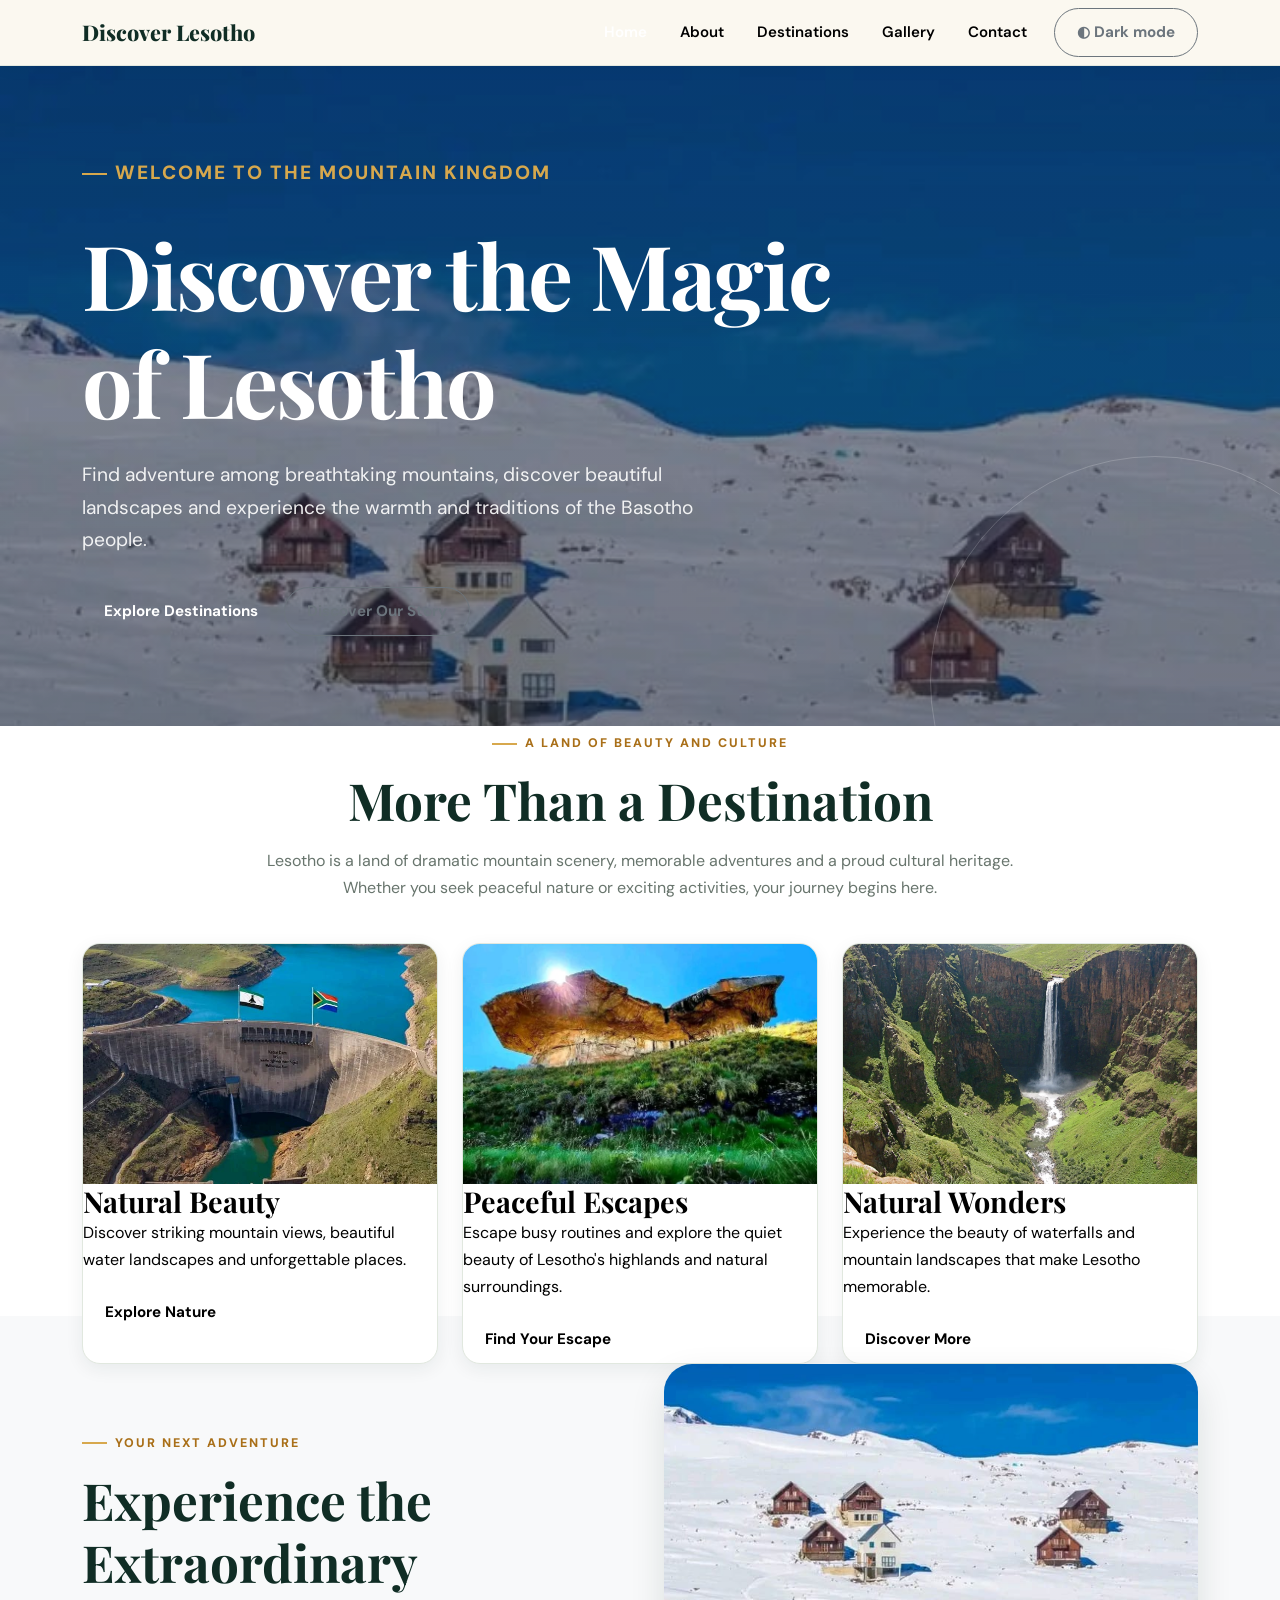
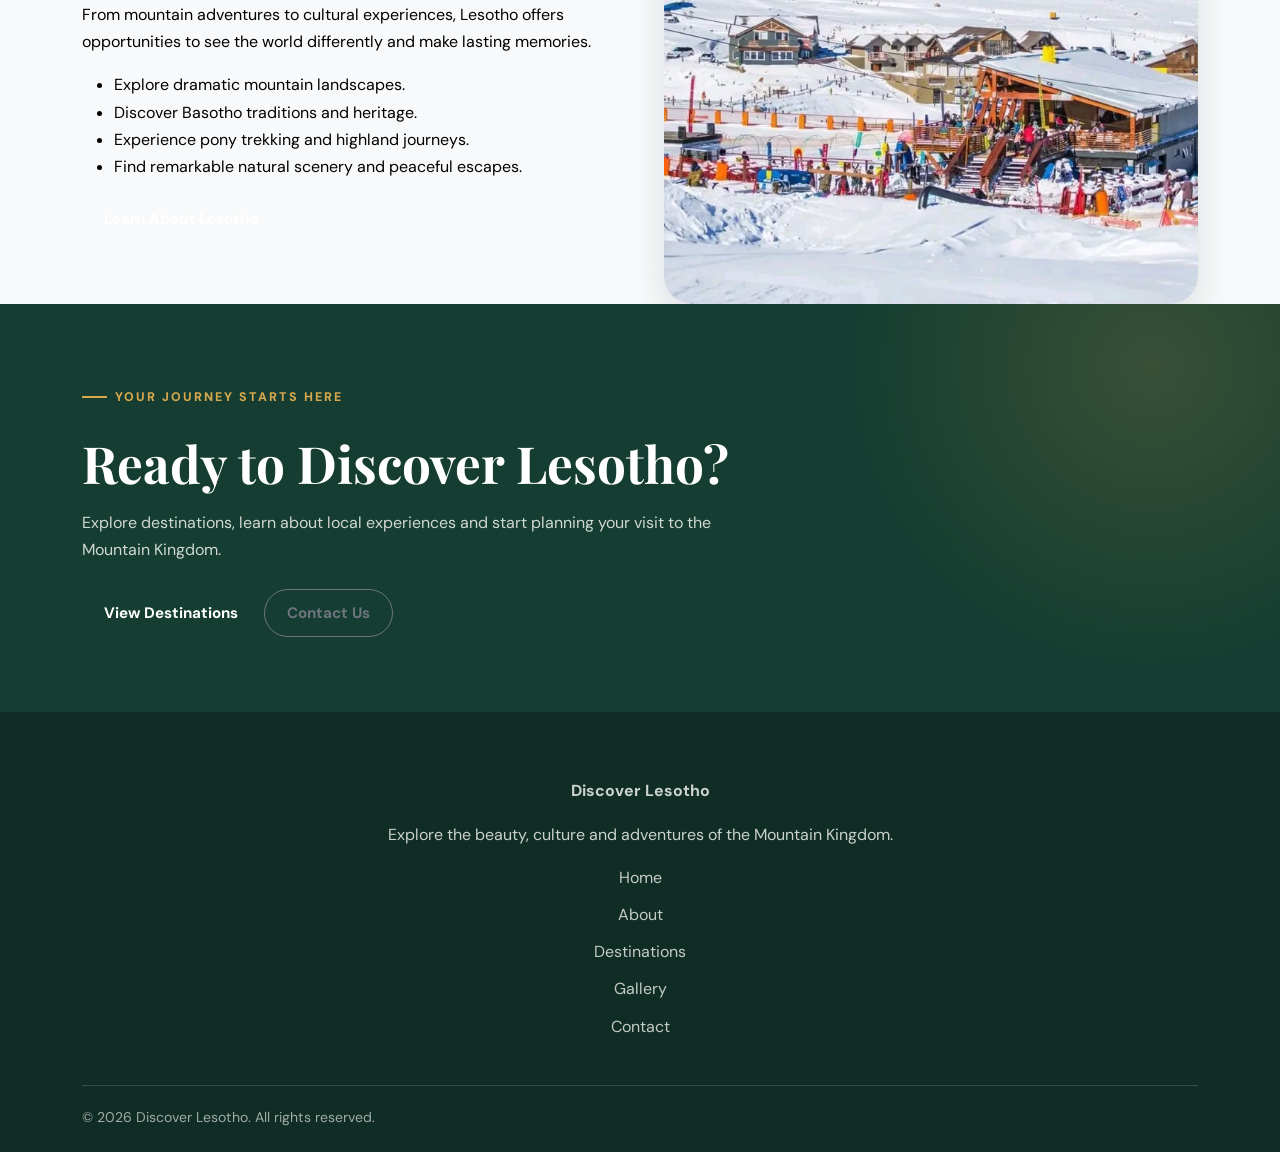
<file: index.html>
<!DOCTYPE html>
<html lang="en">
<head>
  <meta charset="UTF-8">
  <meta name="viewport" content="width=device-width, initial-scale=1">

  <meta
    name="description"
    content="Discover Lesotho, the Mountain Kingdom. Explore Afriski, Katse Dam, Sehlabathebe, Maletsunyane Falls and Basotho culture."
  >

  <title>Discover Lesotho | The Mountain Kingdom</title>

  
  <link rel="preconnect" href="https://fonts.googleapis.com">
  <link rel="preconnect" href="https://fonts.gstatic.com" crossorigin>

  <link
    href="https://fonts.googleapis.com/css2?family=DM+Sans:wght@400;500;600;700;800&family=Playfair+Display:wght@400;500;600;700&display=swap"
    rel="stylesheet"
  >

  
  <link
    href="https://cdn.jsdelivr.net/npm/bootstrap@5.3.3/dist/css/bootstrap.min.css"
    rel="stylesheet"
  >

  
  <link rel="stylesheet" href="css/style.css">

  
  <script src="js/script.js" defer></script>
</head>

<body>

  
  <a class="skip-link" href="#main-content">
    Skip to content
  </a>

  
  <nav class="navbar navbar-expand-lg site-nav sticky-top">
    <div class="container">

      <a class="navbar-brand" href="index.html">
        Discover Lesotho
      </a>

      <button
        class="navbar-toggler"
        type="button"
        data-bs-toggle="collapse"
        data-bs-target="#mainNavigation"
        aria-controls="mainNavigation"
        aria-expanded="false"
        aria-label="Toggle navigation"
      >
        <span class="navbar-toggler-icon"></span>
      </button>

      <div class="collapse navbar-collapse" id="mainNavigation">
        <ul class="navbar-nav ms-auto align-items-lg-center">

          <li class="nav-item">
            <a class="nav-link active" href="index.html" aria-current="page">
              Home
            </a>
          </li>

          <li class="nav-item">
            <a class="nav-link" href="about.html">
              About
            </a>
          </li>

          <li class="nav-item">
            <a class="nav-link" href="destinations.html">
              Destinations
            </a>
          </li>

          <li class="nav-item">
            <a class="nav-link" href="gallery.html">
              Gallery
            </a>
          </li>

          <li class="nav-item">
            <a class="nav-link" href="contact.html">
              Contact
            </a>
          </li>

          <li class="nav-item ms-lg-2">
            <button
              class="btn btn-outline-secondary"
              type="button"
              data-theme-toggle
              aria-label="Switch to dark mode"
            >
              Dark mode
            </button>
          </li>

        </ul>
      </div>
    </div>
  </nav>

  <main id="main-content">

    
    <section class="hero" style="background: linear-gradient(rgba(15, 23, 42, 0.45), rgba(15, 23, 42, 0.55)), url('images/afriski.jpg') top center / cover no-repeat;">
      <div class="container">
        <div class="hero-content">

          <p class="eyebrow">
            WELCOME TO THE MOUNTAIN KINGDOM
          </p>

          <h1>
            Discover the Magic of Lesotho
          </h1>

          <p>
            Find adventure among breathtaking mountains, discover
            beautiful landscapes and experience the warmth and
            traditions of the Basotho people.
          </p>

          <div class="mt-4">
            <a href="destinations.html" class="btn btn-primary">
              Explore Destinations
            </a>

            <a href="about.html" class="btn btn-outline-secondary">
              Discover Our Story
            </a>
          </div>

        </div>
      </div>
    </section>

    
    <section class="section-padding">
      <div class="container">

        <div class="section-heading">
          <p class="eyebrow">A LAND OF BEAUTY AND CULTURE</p>

          <h2>More Than a Destination</h2>

          <p>
            Lesotho is a land of dramatic mountain scenery,
            memorable adventures and a proud cultural heritage.
            Whether you seek peaceful nature or exciting activities,
            your journey begins here.
          </p>
        </div>

        <div class="row g-4">

          <div class="col-md-4">
            <article class="feature-card">
              <img
                src="images/katse.jpg"
                alt="Katse Dam and the surrounding mountain scenery"
                loading="lazy"
              >

              <div class="card-body">
                <h3 class="card-title">Natural Beauty</h3>

                <p class="card-text">
                  Discover striking mountain views, beautiful
                  water landscapes and unforgettable places.
                </p>

                <a href="destinations.html" class="btn btn-outline-primary">
                  Explore Nature
                </a>
              </div>
            </article>
          </div>

          <div class="col-md-4">
            <article class="feature-card">
              <img
                src="images/sehlabathebe.jpg"
                alt="The peaceful highland scenery of Sehlabathebe"
                loading="lazy"
              >

              <div class="card-body">
                <h3 class="card-title">Peaceful Escapes</h3>

                <p class="card-text">
                  Escape busy routines and explore the quiet beauty
                  of Lesotho's highlands and natural surroundings.
                </p>

                <a href="destinations.html" class="btn btn-outline-primary">
                  Find Your Escape
                </a>
              </div>
            </article>
          </div>

          <div class="col-md-4">
            <article class="feature-card">
              <img
                src="images/maletsunyane.jpg"
                alt="Maletsunyane Falls surrounded by rugged scenery"
                loading="lazy"
              >

              <div class="card-body">
                <h3 class="card-title">Natural Wonders</h3>

                <p class="card-text">
                  Experience the beauty of waterfalls and mountain
                  landscapes that make Lesotho memorable.
                </p>

                <a href="destinations.html" class="btn btn-outline-primary">
                  Discover More
                </a>
              </div>
            </article>
          </div>

        </div>
      </div>
    </section>

    
    <section class="section-padding bg-light">
      <div class="container">

        <div class="row align-items-center g-5">

          <div class="col-lg-6">
            <p class="eyebrow">YOUR NEXT ADVENTURE</p>

            <h2>Experience the Extraordinary</h2>

            <p>
              From mountain adventures to cultural experiences,
              Lesotho offers opportunities to see the world
              differently and make lasting memories.
            </p>

            <ul class="about-list">
              <li>Explore dramatic mountain landscapes.</li>
              <li>Discover Basotho traditions and heritage.</li>
              <li>Experience pony trekking and highland journeys.</li>
              <li>Find remarkable natural scenery and peaceful escapes.</li>
            </ul>

            <a href="about.html" class="btn btn-primary">
              Learn About Lesotho
            </a>
          </div>

          <div class="col-lg-6">
            <img
              src="images/afriski.jpg"
              alt="Afriski mountain resort in Lesotho"
              class="about-image"
              loading="lazy"
            >
          </div>

        </div>
      </div>
    </section>

    
    <section class="cta-section">
      <div class="container">

        <p class="eyebrow">YOUR JOURNEY STARTS HERE</p>

        <h2>Ready to Discover Lesotho?</h2>

        <p>
          Explore destinations, learn about local experiences
          and start planning your visit to the Mountain Kingdom.
        </p>

        <a href="destinations.html" class="btn btn-primary">
          View Destinations
        </a>

        <a href="contact.html" class="btn btn-outline-secondary">
          Contact Us
        </a>

      </div>
    </section>

  </main>

  
  <footer class="site-footer">
    <div class="container text-center">

      <strong>Discover Lesotho</strong>

      <p class="mt-3">
        Explore the beauty, culture and adventures of the Mountain Kingdom.
      </p>

      <div class="footer-links">
        <a href="index.html">Home</a>
        <a href="about.html">About</a>
        <a href="destinations.html">Destinations</a>
        <a href="gallery.html">Gallery</a>
        <a href="contact.html">Contact</a>
      </div>

      <div class="footer-bottom">
        <p class="mb-0">
          &copy; <span data-year></span> Discover Lesotho.
          All rights reserved.
        </p>
      </div>

    </div>
  </footer>

  
  <script
    src="https://cdn.jsdelivr.net/npm/bootstrap@5.3.3/dist/js/bootstrap.bundle.min.js"
  ></script>

</body>
</html>
</file>
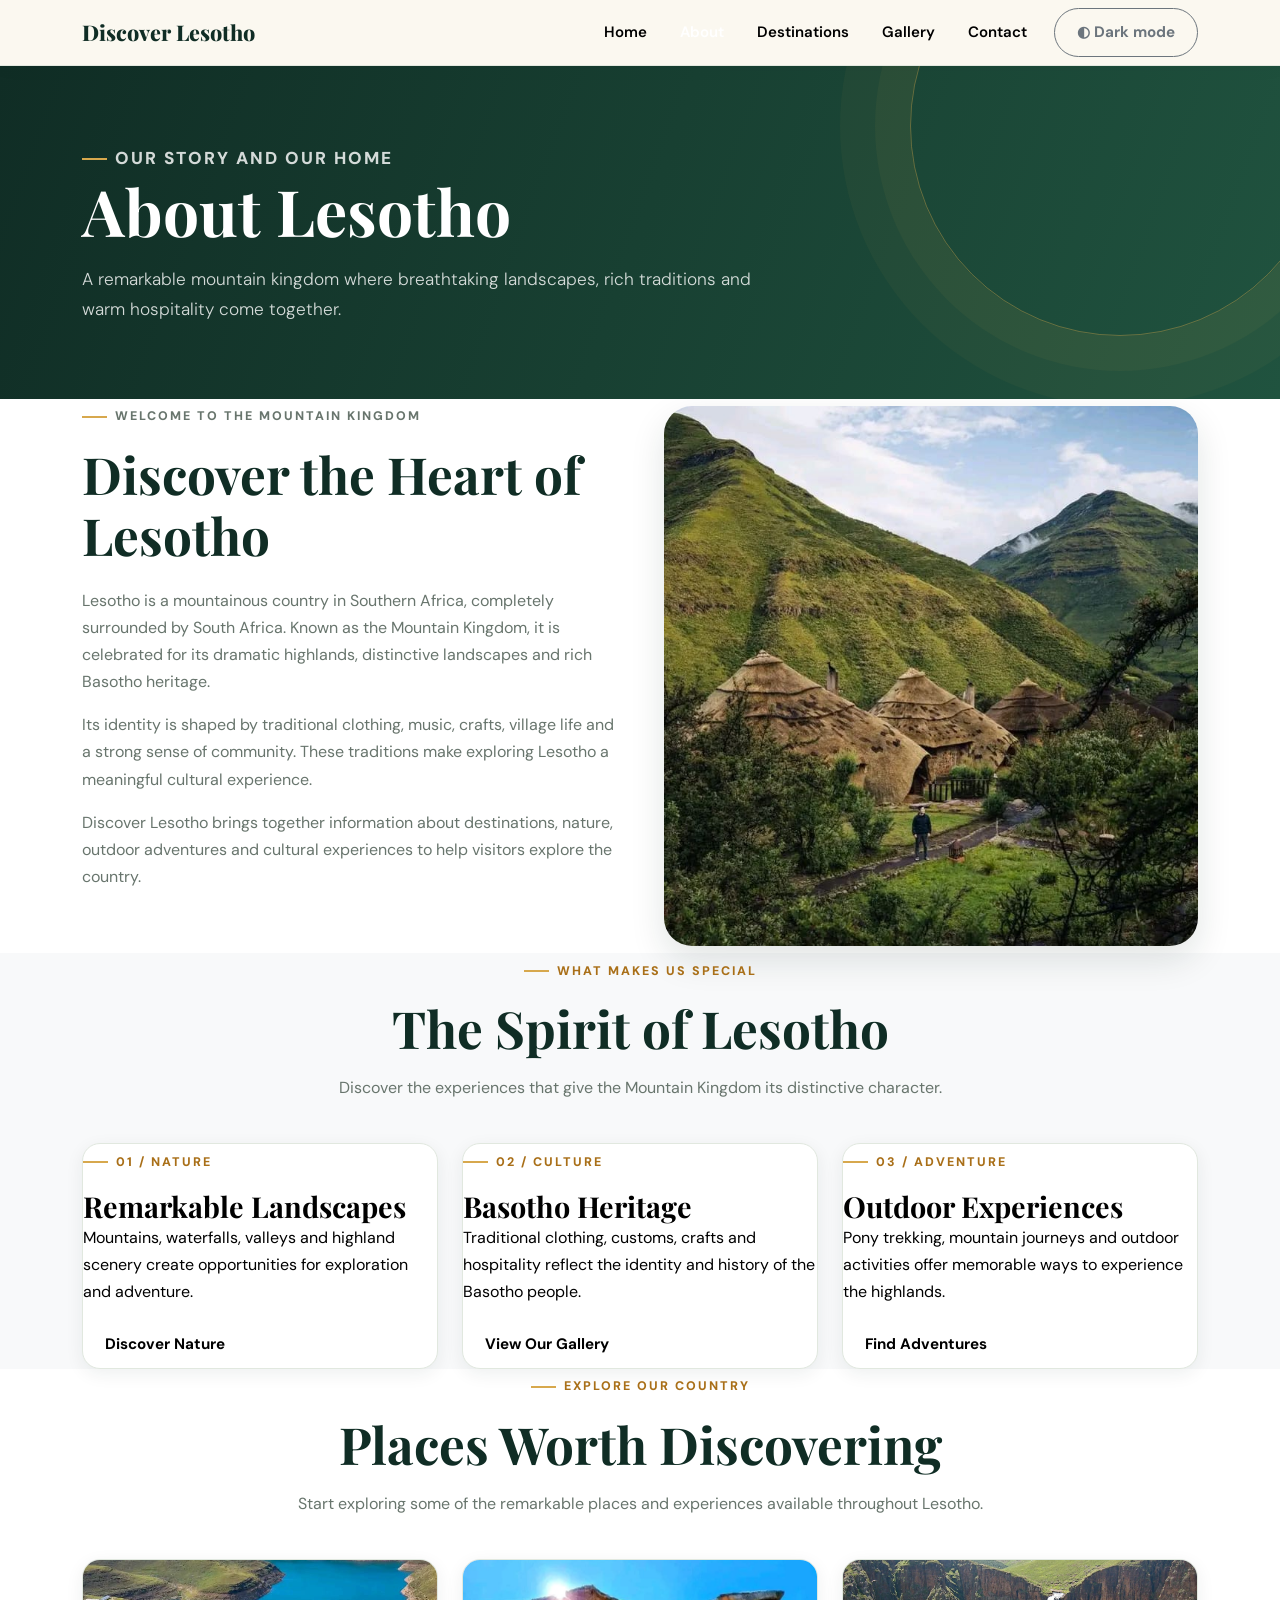
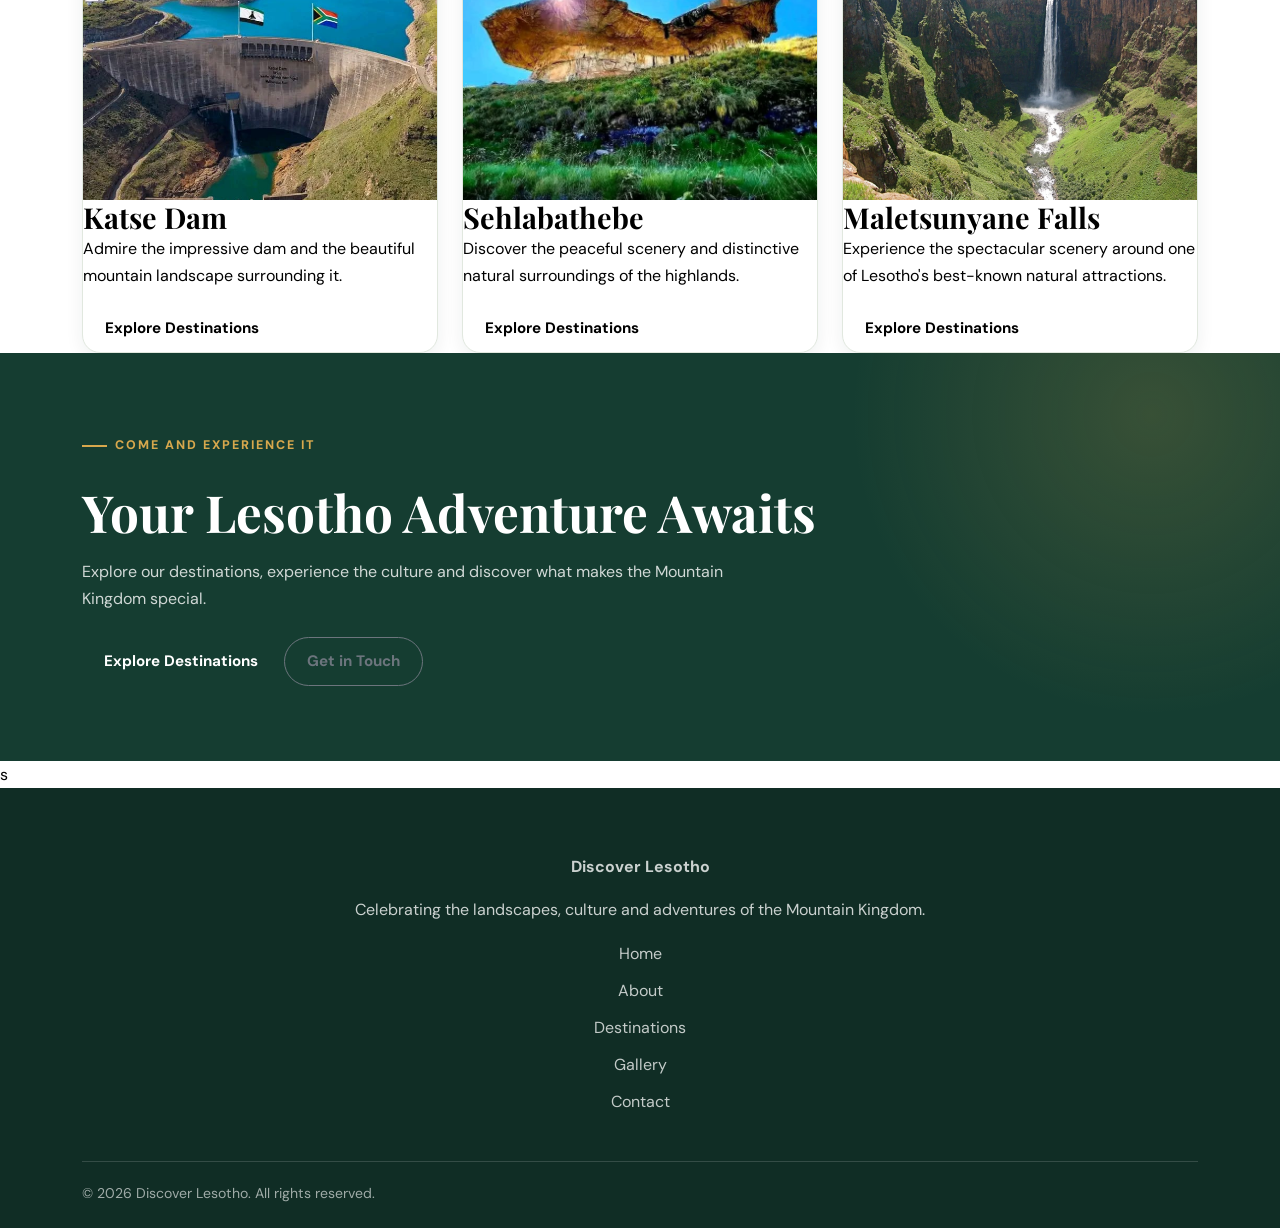
<file: about.html>
<!DOCTYPE html>
<html lang="en">
<head>
  <meta charset="UTF-8">
  <meta name="viewport" content="width=device-width, initial-scale=1">

  <meta
    name="description"
    content="Learn about Lesotho, its mountain landscapes, Basotho culture, traditions and tourism experiences."
  >

  <title>About Us | Discover Lesotho</title>

  
  <link rel="preconnect" href="https://fonts.googleapis.com">
  <link rel="preconnect" href="https://fonts.gstatic.com" crossorigin>

  <link
    href="https://fonts.googleapis.com/css2?family=DM+Sans:wght@400;500;600;700;800&family=Playfair+Display:wght@400;500;600;700&display=swap"
    rel="stylesheet"
  >


  <link
    href="https://cdn.jsdelivr.net/npm/bootstrap@5.3.3/dist/css/bootstrap.min.css"
    rel="stylesheet"
  >

  
  <link rel="stylesheet" href="css/style.css">


  <script src="js/script.js" defer></script>
</head>

<body>

  
  <a class="skip-link" href="#main-content">
    Skip to content
  </a>


  <nav class="navbar navbar-expand-lg site-nav sticky-top">
    <div class="container">

      <a class="navbar-brand" href="index.html">
        Discover Lesotho
      </a>

      <button
        class="navbar-toggler"
        type="button"
        data-bs-toggle="collapse"
        data-bs-target="#mainNavigation"
        aria-controls="mainNavigation"
        aria-expanded="false"
        aria-label="Toggle navigation"
      >
        <span class="navbar-toggler-icon"></span>
      </button>

      <div class="collapse navbar-collapse" id="mainNavigation">
        <ul class="navbar-nav ms-auto align-items-lg-center">

          <li class="nav-item">
            <a class="nav-link" href="index.html">
              Home
            </a>
          </li>

          <li class="nav-item">
            <a
              class="nav-link active"
              href="about.html"
              aria-current="page"
            >
              About
            </a>
          </li>

          <li class="nav-item">
            <a class="nav-link" href="destinations.html">
              Destinations
            </a>
          </li>

          <li class="nav-item">
            <a class="nav-link" href="gallery.html">
              Gallery
            </a>
          </li>

          <li class="nav-item">
            <a class="nav-link" href="contact.html">
              Contact
            </a>
          </li>

          <li class="nav-item ms-lg-2">
            <button
              class="btn btn-outline-secondary"
              type="button"
              data-theme-toggle
              aria-label="Switch to dark mode"
            >
              Dark mode
            </button>
          </li>

        </ul>
      </div>
    </div>
  </nav>

  <main id="main-content">

    
    <section class="page-hero">
      <div class="container">

        <p class="eyebrow">OUR STORY AND OUR HOME</p>

        <h1>About Lesotho</h1>

        <p class="lead">
          A remarkable mountain kingdom where breathtaking landscapes,
          rich traditions and warm hospitality come together.
        </p>

      </div>
    </section>

    
    <section class="section-padding">
      <div class="container">

        <div class="row align-items-center g-5">

          <div class="col-lg-6">
            <div class="about-content">

              <p class="eyebrow">WELCOME TO THE MOUNTAIN KINGDOM</p>

              <h2>Discover the Heart of Lesotho</h2>

              <p>
                Lesotho is a mountainous country in Southern Africa,
                completely surrounded by South Africa. Known as the
                Mountain Kingdom, it is celebrated for its dramatic
                highlands, distinctive landscapes and rich Basotho heritage.
              </p>

              <p>
                Its identity is shaped by traditional clothing,
                music, crafts, village life and a strong sense of
                community. These traditions make exploring Lesotho
                a meaningful cultural experience.
              </p>

              <p>
                Discover Lesotho brings together information about
                destinations, nature, outdoor adventures and cultural
                experiences to help visitors explore the country.
              </p>

              <a href="destinations.html" class="btn btn-primary">
                Explore Lesotho
              </a>

            </div>
          </div>

          <div class="col-lg-6">
            <img
              src="images/botle.jpg"
              alt="The beauty and heritage of Lesotho"
              class="about-image"
              loading="lazy"
            >
          </div>

        </div>
      </div>
    </section>

    
    <section class="section-padding bg-light">
      <div class="container">

        <div class="section-heading">
          <p class="eyebrow">WHAT MAKES US SPECIAL</p>

          <h2>The Spirit of Lesotho</h2>

          <p>
            Discover the experiences that give the Mountain Kingdom
            its distinctive character.
          </p>
        </div>

        <div class="row g-4">

          <div class="col-md-4">
            <article class="feature-card">
              <div class="card-body">
                <p class="eyebrow">01 / NATURE</p>

                <h3 class="card-title">Remarkable Landscapes</h3>

                <p class="card-text">
                  Mountains, waterfalls, valleys and highland scenery
                  create opportunities for exploration and adventure.
                </p>

                <a href="destinations.html" class="btn btn-outline-primary">
                  Discover Nature
                </a>
              </div>
            </article>
          </div>

          <div class="col-md-4">
            <article class="feature-card">
              <div class="card-body">
                <p class="eyebrow">02 / CULTURE</p>

                <h3 class="card-title">Basotho Heritage</h3>

                <p class="card-text">
                  Traditional clothing, customs, crafts and hospitality
                  reflect the identity and history of the Basotho people.
                </p>

                <a href="gallery.html" class="btn btn-outline-primary">
                  View Our Gallery
                </a>
              </div>
            </article>
          </div>

          <div class="col-md-4">
            <article class="feature-card">
              <div class="card-body">
                <p class="eyebrow">03 / ADVENTURE</p>

                <h3 class="card-title">Outdoor Experiences</h3>

                <p class="card-text">
                  Pony trekking, mountain journeys and outdoor activities
                  offer memorable ways to experience the highlands.
                </p>

                <a href="destinations.html" class="btn btn-outline-primary">
                  Find Adventures
                </a>
              </div>
            </article>
          </div>

        </div>
      </div>
    </section>

    
    <section class="section-padding">
      <div class="container">

        <div class="section-heading">
          <p class="eyebrow">EXPLORE OUR COUNTRY</p>

          <h2>Places Worth Discovering</h2>

          <p>
            Start exploring some of the remarkable places and experiences
            available throughout Lesotho.
          </p>
        </div>

        <div class="row g-4">

          <div class="col-md-4">
            <article class="destination-card">
              <img
                src="images/katse.jpg"
                alt="Katse Dam and the surrounding mountains"
                loading="lazy"
              >

              <div class="card-body">
                <h3 class="card-title">Katse Dam</h3>

                <p class="card-text">
                  Admire the impressive dam and the beautiful
                  mountain landscape surrounding it.
                </p>

                <a href="destinations.html" class="btn btn-outline-primary">
                  Explore Destinations
                </a>
              </div>
            </article>
          </div>

          <div class="col-md-4">
            <article class="destination-card">
              <img
                src="images/sehlabathebe.jpg"
                alt="The highland landscape of Sehlabathebe"
                loading="lazy"
              >

              <div class="card-body">
                <h3 class="card-title">Sehlabathebe</h3>

                <p class="card-text">
                  Discover the peaceful scenery and distinctive
                  natural surroundings of the highlands.
                </p>

                <a href="destinations.html" class="btn btn-outline-primary">
                  Explore Destinations
                </a>
              </div>
            </article>
          </div>

          <div class="col-md-4">
            <article class="destination-card">
              <img
                src="images/maletsunyane.jpg"
                alt="Maletsunyane Falls and its rugged surroundings"
                loading="lazy"
              >

              <div class="card-body">
                <h3 class="card-title">Maletsunyane Falls</h3>

                <p class="card-text">
                  Experience the spectacular scenery around one of
                  Lesotho's best-known natural attractions.
                </p>

                <a href="destinations.html" class="btn btn-outline-primary">
                  Explore Destinations
                </a>
              </div>
            </article>
          </div>

        </div>
      </div>
    </section>

    
    <section class="cta-section">
      <div class="container">

        <p class="eyebrow">COME AND EXPERIENCE IT</p>

        <h2>Your Lesotho Adventure Awaits</h2>

        <p>
          Explore our destinations, experience the culture
          and discover what makes the Mountain Kingdom special.
        </p>

        <a href="destinations.html" class="btn btn-primary">
          Explore Destinations
        </a>

        <a href="contact.html" class="btn btn-outline-secondary">
          Get in Touch
        </a>

      </div>
    </section>

  </main>

  s
  <footer class="site-footer">
    <div class="container text-center">

      <strong>Discover Lesotho</strong>

      <p class="mt-3">
        Celebrating the landscapes, culture and adventures
        of the Mountain Kingdom.
      </p>

      <div class="footer-links">
        <a href="index.html">Home</a>
        <a href="about.html">About</a>
        <a href="destinations.html">Destinations</a>
        <a href="gallery.html">Gallery</a>
        <a href="contact.html">Contact</a>
      </div>

      <div class="footer-bottom">
        <p class="mb-0">
          &copy; <span data-year></span> Discover Lesotho.
          All rights reserved.
        </p>
      </div>

    </div>
  </footer>


  <script
    src="https://cdn.jsdelivr.net/npm/bootstrap@5.3.3/dist/js/bootstrap.bundle.min.js"
  ></script>

</body>
</html>
</file>
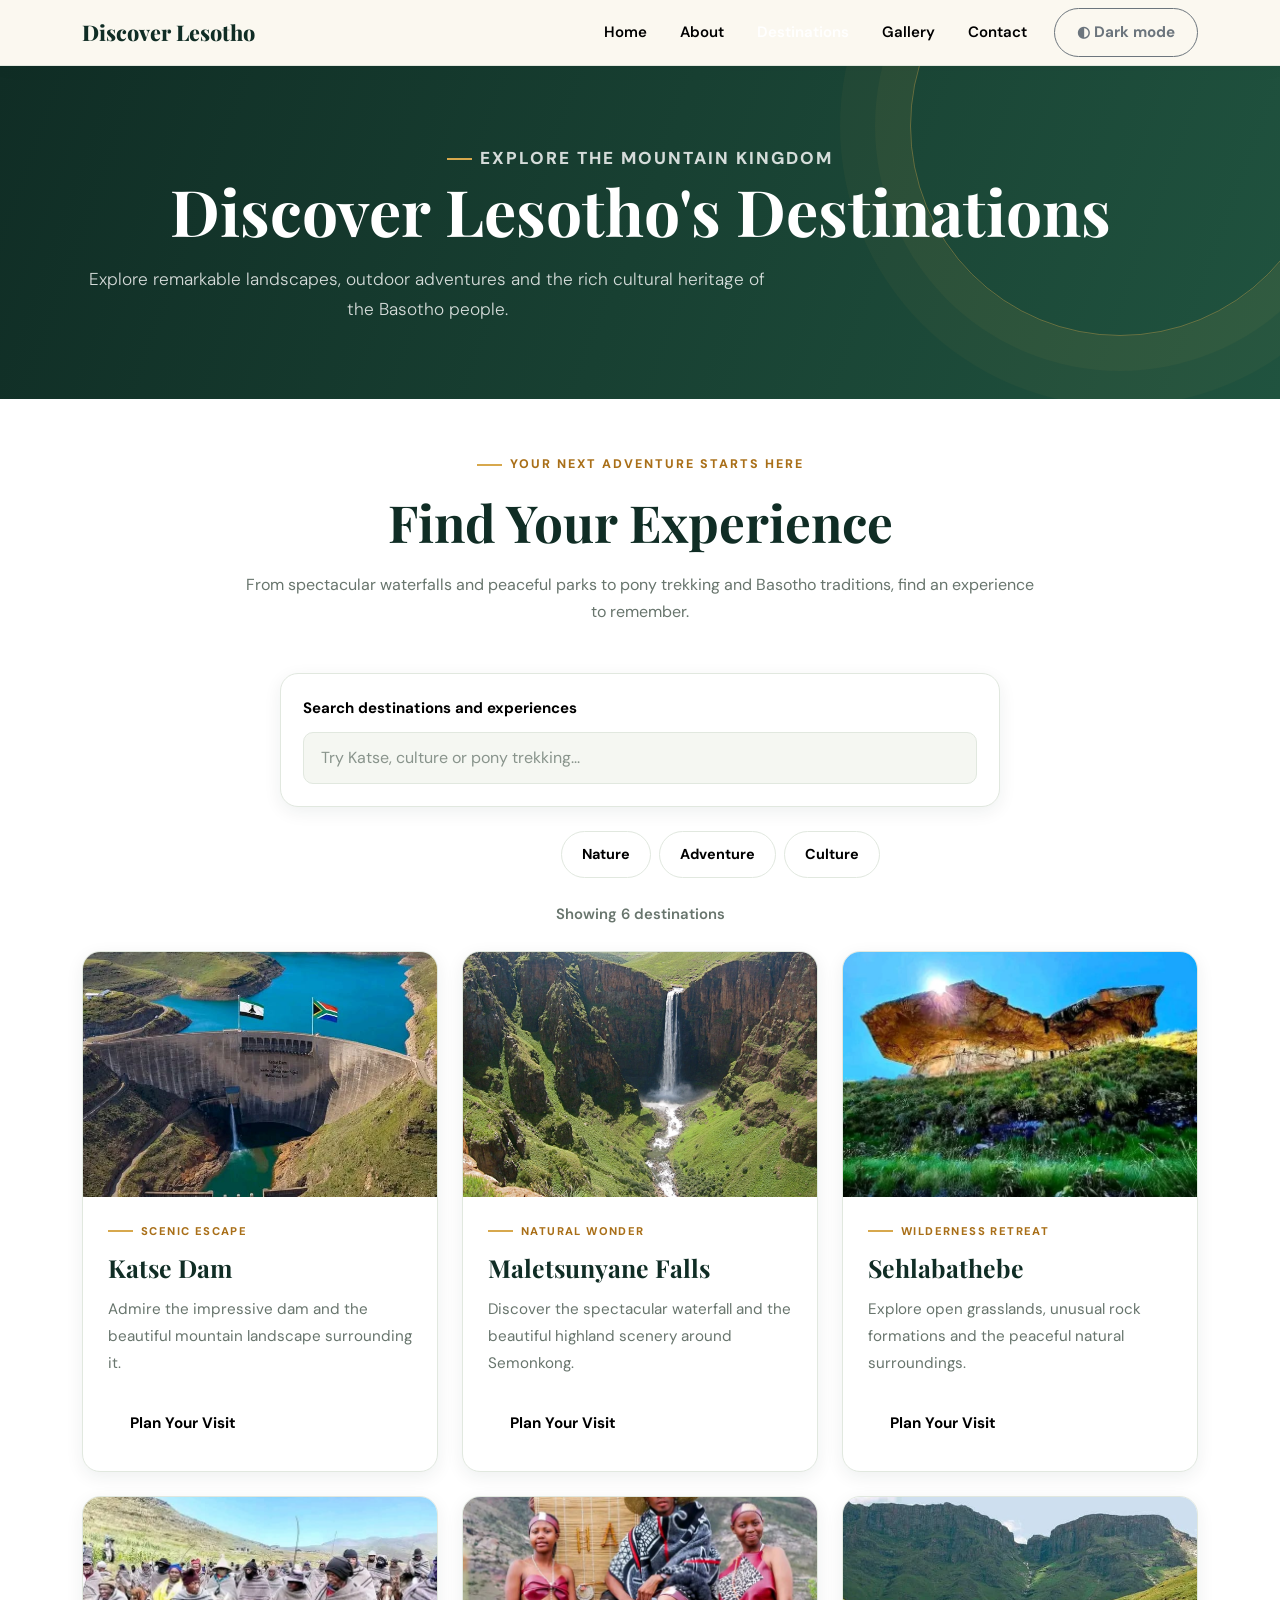
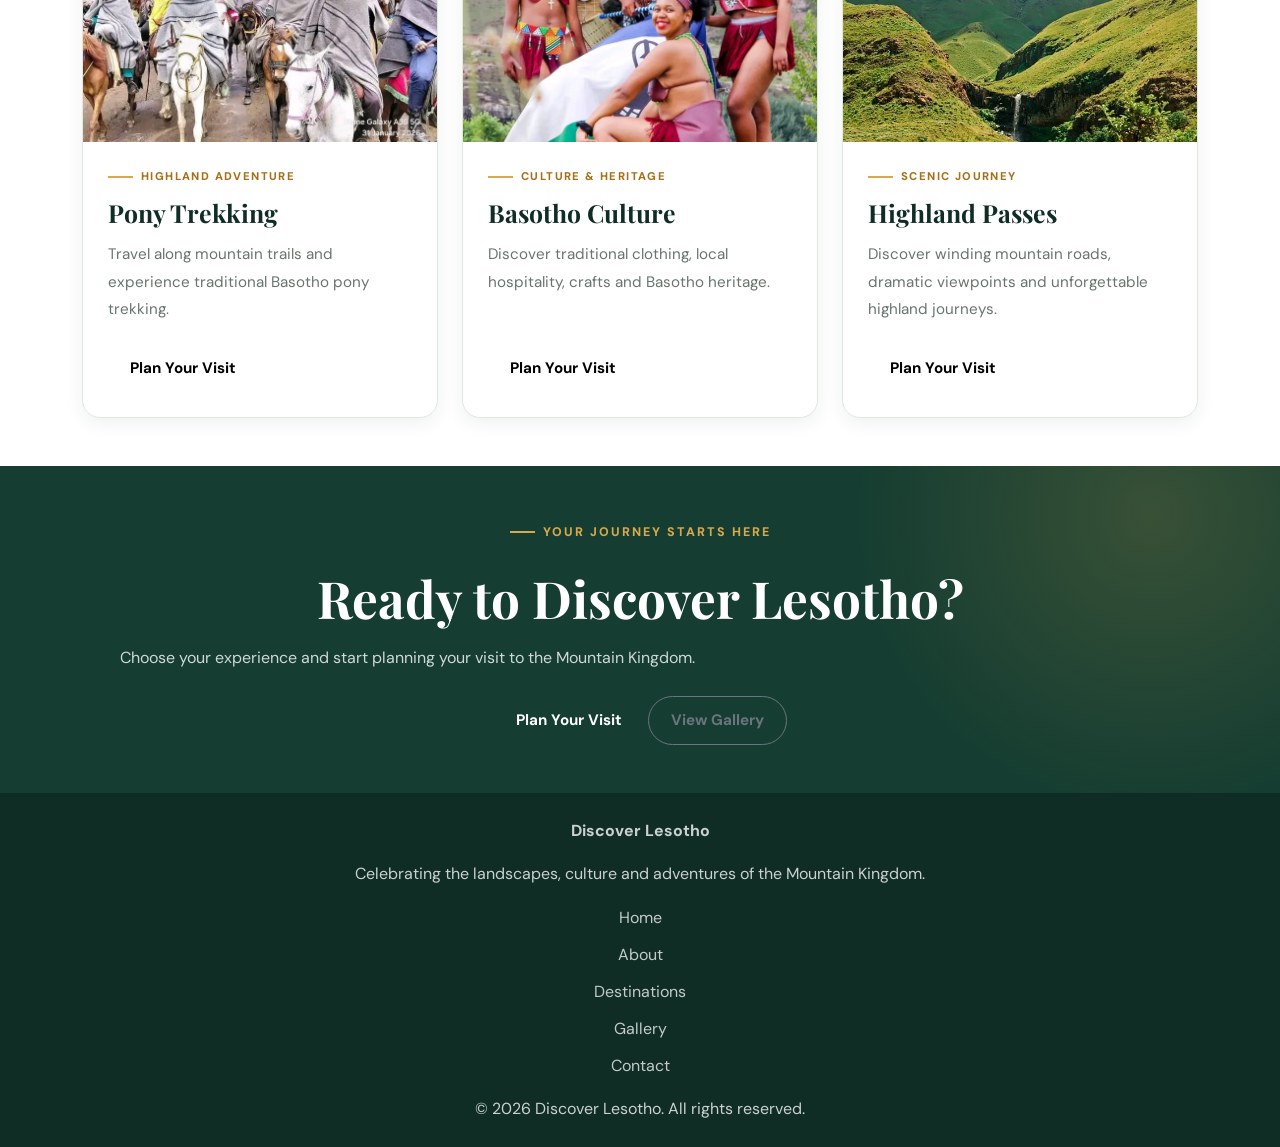
<file: destinations.html>
<!DOCTYPE html>
<html lang="en">
<head>
  <meta charset="UTF-8">
  <meta name="viewport" content="width=device-width, initial-scale=1">

  <meta name="description" content="Explore Lesotho's destinations, mountain scenery, pony trekking and Basotho culture.">

  <title>Destinations | Discover Lesotho</title>

  <link rel="preconnect" href="https://fonts.googleapis.com">
  <link rel="preconnect" href="https://fonts.gstatic.com" crossorigin>
  <link href="https://fonts.googleapis.com/css2?family=DM+Sans:wght@400;500;600;700;800&family=Playfair+Display:wght@400;500;600;700&display=swap" rel="stylesheet">

  <link href="https://cdn.jsdelivr.net/npm/bootstrap@5.3.3/dist/css/bootstrap.min.css" rel="stylesheet">
  <link rel="stylesheet" href="css/style.css">
  <script src="js/script.js" defer></script>
</head>

<body>
  <a class="skip-link" href="#main-content">Skip to content</a>

  <nav class="navbar navbar-expand-lg site-nav sticky-top">
    <div class="container">
      <a class="navbar-brand" href="index.html">Discover Lesotho</a>

      <button class="navbar-toggler" type="button" data-bs-toggle="collapse" data-bs-target="#mainNavigation" aria-controls="mainNavigation" aria-expanded="false" aria-label="Toggle navigation">
        <span class="navbar-toggler-icon"></span>
      </button>

      <div class="collapse navbar-collapse" id="mainNavigation">
        <ul class="navbar-nav ms-auto align-items-lg-center">
          <li class="nav-item"><a class="nav-link" href="index.html">Home</a></li>
          <li class="nav-item"><a class="nav-link" href="about.html">About</a></li>
          <li class="nav-item"><a class="nav-link active" href="destinations.html" aria-current="page">Destinations</a></li>
          <li class="nav-item"><a class="nav-link" href="gallery.html">Gallery</a></li>
          <li class="nav-item"><a class="nav-link" href="contact.html">Contact</a></li>
          <li class="nav-item ms-lg-2">
            <button class="btn btn-outline-secondary" type="button" data-theme-toggle aria-label="Switch to dark mode">Dark mode</button>
          </li>
        </ul>
      </div>
    </div>
  </nav>

  <main id="main-content">
    <section class="page-hero">
      <div class="container text-center">
        <p class="eyebrow">EXPLORE THE MOUNTAIN KINGDOM</p>
        <h1>Discover Lesotho's Destinations</h1>
        <p class="lead">Explore remarkable landscapes, outdoor adventures and the rich cultural heritage of the Basotho people.</p>
      </div>
    </section>

    <section class="destinations-section py-5" id="destinations">
      <div class="container">

        <div class="section-heading text-center mb-5">
          <p class="eyebrow">YOUR NEXT ADVENTURE STARTS HERE</p>
          <h2>Find Your Experience</h2>
          <p class="section-description mx-auto">
            From spectacular waterfalls and peaceful parks to pony trekking
            and Basotho traditions, find an experience to remember.
          </p>
        </div>

        <div class="search-container mx-auto mb-4">
          <label for="destination-search" class="form-label">Search destinations and experiences</label>
          <input type="search" id="destination-search" class="form-control" placeholder="Try Katse, culture or pony trekking..." aria-label="Search destinations and experiences">
        </div>

        <div class="filter-buttons d-flex flex-wrap justify-content-center gap-2 mb-4" aria-label="Filter destinations">
          <button type="button" class="active" data-filter="all" aria-pressed="true">All Destinations</button>
          <button type="button" data-filter="nature" aria-pressed="false">Nature</button>
          <button type="button" data-filter="adventure" aria-pressed="false">Adventure</button>
          <button type="button" data-filter="culture" aria-pressed="false">Culture</button>
        </div>

        <p id="results-count" class="text-center mb-4" aria-live="polite">Showing 6 destinations</p>

        <div class="row g-4" id="destination-grid">

          <div class="col-12 col-md-6 col-lg-4 destination-item" data-category="nature">
            <article class="destination-card h-100">
              <img src="images/katse.jpg" alt="Katse Dam and surrounding mountains" loading="lazy">
              <div class="card-body d-flex flex-column">
                <p class="eyebrow">SCENIC ESCAPE</p>
                <h3 class="card-title">Katse Dam</h3>
                <p class="card-text">Admire the impressive dam and the beautiful mountain landscape surrounding it.</p>
                <a href="contact.html" class="btn btn-outline-primary mt-auto">Plan Your Visit</a>
              </div>
            </article>
          </div>

          <div class="col-12 col-md-6 col-lg-4 destination-item" data-category="nature">
            <article class="destination-card h-100">
              <img src="images/maletsunyane.jpg" alt="Maletsunyane Falls and its mountain gorge" loading="lazy">
              <div class="card-body d-flex flex-column">
                <p class="eyebrow">NATURAL WONDER</p>
                <h3 class="card-title">Maletsunyane Falls</h3>
                <p class="card-text">Discover the spectacular waterfall and the beautiful highland scenery around Semonkong.</p>
                <a href="contact.html" class="btn btn-outline-primary mt-auto">Plan Your Visit</a>
              </div>
            </article>
          </div>

          <div class="col-12 col-md-6 col-lg-4 destination-item" data-category="nature">
            <article class="destination-card h-100">
              <img src="images/sehlabathebe.jpg" alt="Sehlabathebe's rugged highland scenery" loading="lazy">
              <div class="card-body d-flex flex-column">
                <p class="eyebrow">WILDERNESS RETREAT</p>
                <h3 class="card-title">Sehlabathebe</h3>
                <p class="card-text">Explore open grasslands, unusual rock formations and the peaceful natural surroundings.</p>
                <a href="contact.html" class="btn btn-outline-primary mt-auto">Plan Your Visit</a>
              </div>
            </article>
          </div>

          <div class="col-12 col-md-6 col-lg-4 destination-item" data-category="adventure">
            <article class="destination-card h-100">
              <img src="images/Pony_trekking.jpg" alt="Pony trekking through the Lesotho highlands" loading="lazy">
              <div class="card-body d-flex flex-column">
                <p class="eyebrow">HIGHLAND ADVENTURE</p>
                <h3 class="card-title">Pony Trekking</h3>
                <p class="card-text">Travel along mountain trails and experience traditional Basotho pony trekking.</p>
                <a href="contact.html" class="btn btn-outline-primary mt-auto">Plan Your Visit</a>
              </div>
            </article>
          </div>

          <div class="col-12 col-md-6 col-lg-4 destination-item" data-category="culture">
            <article class="destination-card h-100">
              <img src="images/culture.jpg" alt="Basotho culture and traditions" loading="lazy">
              <div class="card-body d-flex flex-column">
                <p class="eyebrow">CULTURE &amp; HERITAGE</p>
                <h3 class="card-title">Basotho Culture</h3>
                <p class="card-text">Discover traditional clothing, local hospitality, crafts and Basotho heritage.</p>
                <a href="contact.html" class="btn btn-outline-primary mt-auto">Plan Your Visit</a>
              </div>
            </article>
          </div>

          <div class="col-12 col-md-6 col-lg-4 destination-item" data-category="adventure">
            <article class="destination-card h-100">
              <img src="images/highland_passes.jpg" alt="Winding mountain passes in Lesotho" loading="lazy">
              <div class="card-body d-flex flex-column">
                <p class="eyebrow">SCENIC JOURNEY</p>
                <h3 class="card-title">Highland Passes</h3>
                <p class="card-text">Discover winding mountain roads, dramatic viewpoints and unforgettable highland journeys.</p>
                <a href="contact.html" class="btn btn-outline-primary mt-auto">Plan Your Visit</a>
              </div>
            </article>
          </div>

        </div>

        <div id="no-results" class="text-center py-5 mt-4" hidden>
          <h3>No destinations found</h3>
          <p>Try another search term or choose a different category.</p>
          <button type="button" class="btn btn-primary" data-reset-destinations>Show All Destinations</button>
        </div>

      </div>
    </section>

    <section class="cta-section py-5">
      <div class="container text-center">
        <p class="eyebrow">YOUR JOURNEY STARTS HERE</p>
        <h2>Ready to Discover Lesotho?</h2>
        <p>Choose your experience and start planning your visit to the Mountain Kingdom.</p>
        <a href="contact.html" class="btn btn-primary">Plan Your Visit</a>
        <a href="gallery.html" class="btn btn-outline-secondary">View Gallery</a>
      </div>
    </section>
  </main>

  <footer class="site-footer py-4">
    <div class="container text-center">
      <strong>Discover Lesotho</strong>
      <p class="mt-3">Celebrating the landscapes, culture and adventures of the Mountain Kingdom.</p>
      <div class="footer-links">
        <a href="index.html">Home</a>
        <a href="about.html">About</a>
        <a href="destinations.html">Destinations</a>
        <a href="gallery.html">Gallery</a>
        <a href="contact.html">Contact</a>
      </div>
      <p class="mt-3 mb-0">&copy; <span data-year></span> Discover Lesotho. All rights reserved.</p>
    </div>
  </footer>

  <script src="https://cdn.jsdelivr.net/npm/bootstrap@5.3.3/dist/js/bootstrap.bundle.min.js"></script>
</body>
</html>
</file>
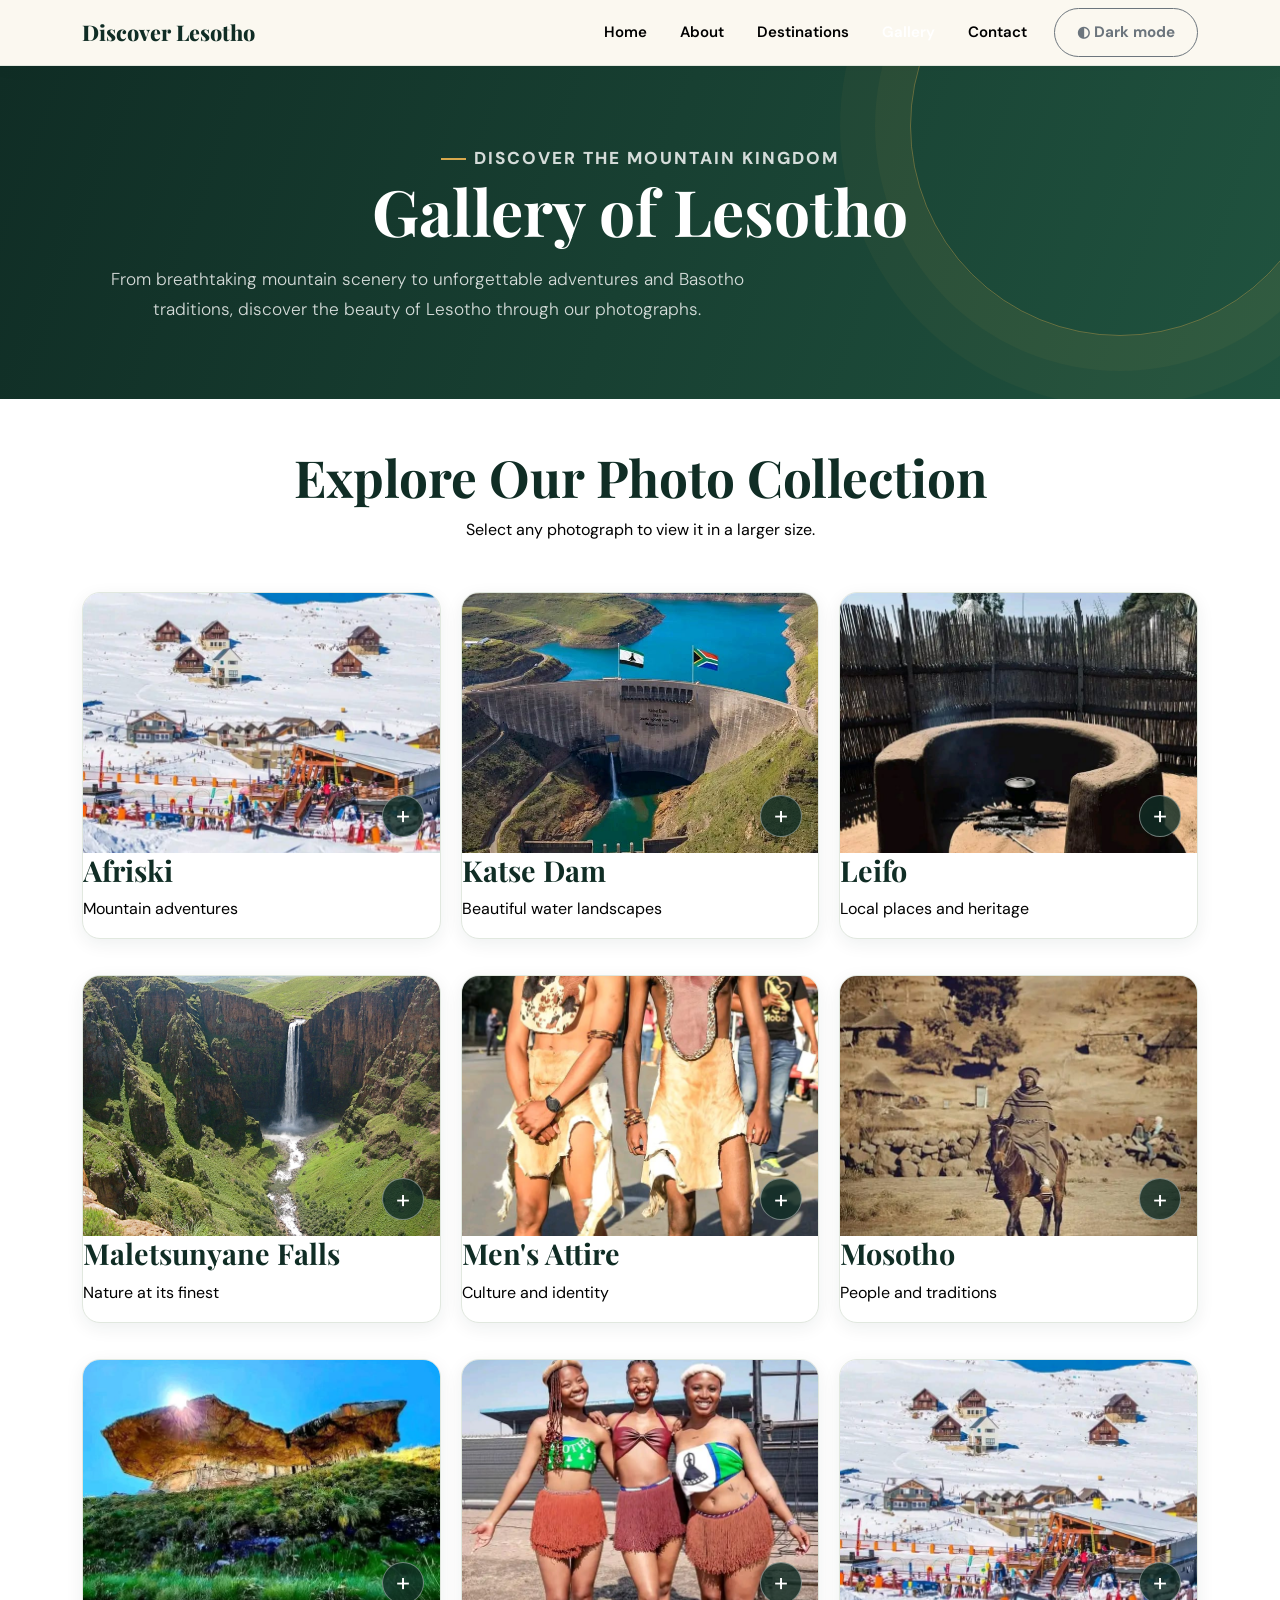
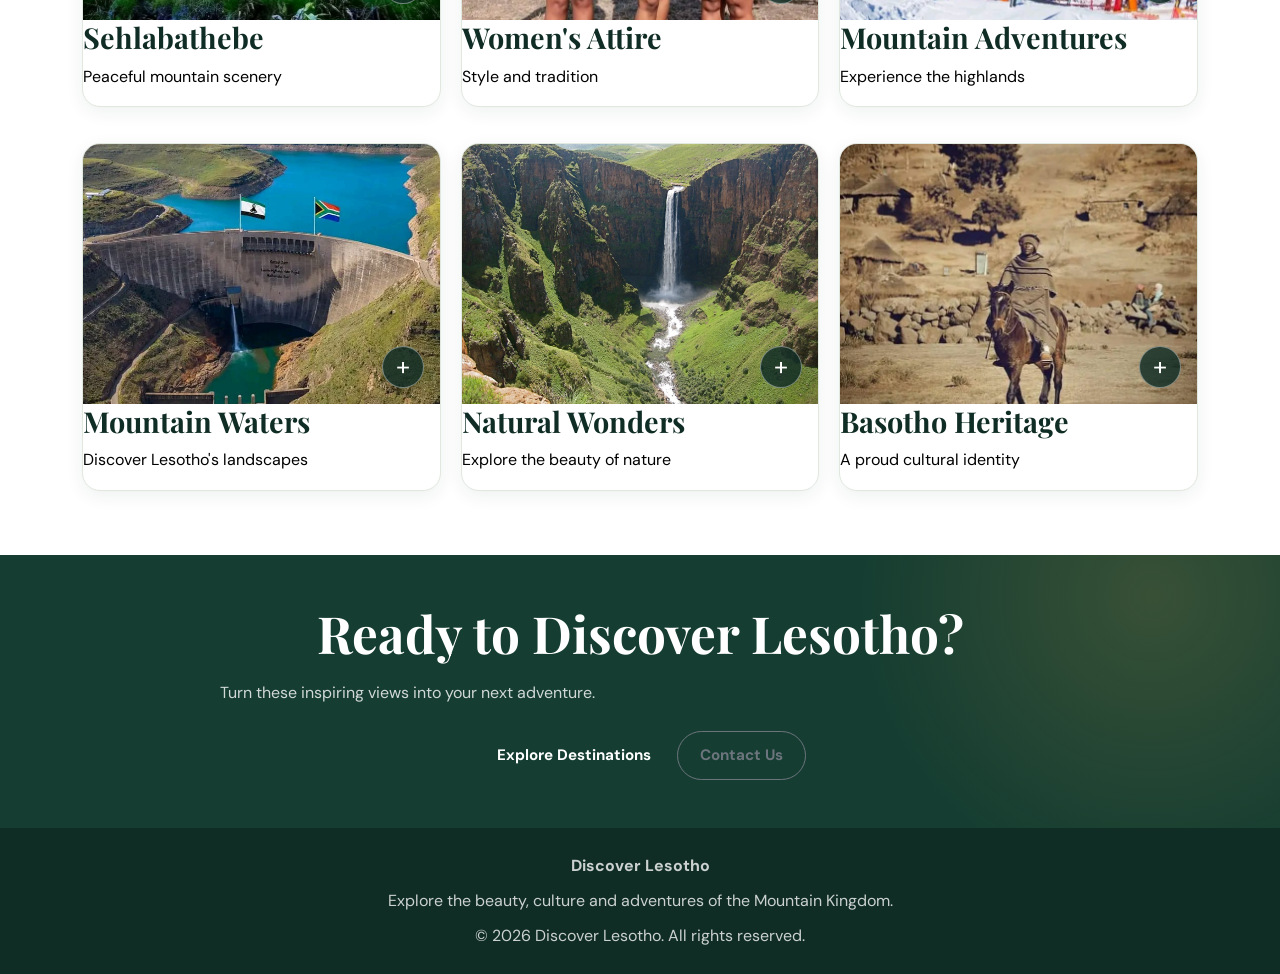
<file: gallery.html>
<!DOCTYPE html>
<html lang="en">
<head>
  <meta charset="UTF-8">
  <meta name="viewport" content="width=device-width, initial-scale=1">

  <meta
    name="description"
    content="Explore the beauty, landscapes, adventures and cultural heritage of Lesotho through our photo gallery."
  >

  <title>Gallery | Discover Lesotho</title>

  
  <link rel="preconnect" href="https://fonts.googleapis.com">
  <link rel="preconnect" href="https://fonts.gstatic.com" crossorigin>

  <link
    href="https://fonts.googleapis.com/css2?family=DM+Sans:wght@400;500;600;700;800&family=Playfair+Display:wght@400;500;600;700&display=swap"
    rel="stylesheet"
  >

  
  <link
    href="https://cdn.jsdelivr.net/npm/bootstrap@5.3.3/dist/css/bootstrap.min.css"
    rel="stylesheet"
  >

  
  <link rel="stylesheet" href="css/style.css">

  
  <script src="js/script.js" defer></script>
</head>

<body>

  <a class="skip-link" href="#main-content">
    Skip to content
  </a>

  
  <nav class="navbar navbar-expand-lg site-nav sticky-top">
    <div class="container">

      <a class="navbar-brand" href="index.html">
        Discover Lesotho
      </a>

      <button
        class="navbar-toggler"
        type="button"
        data-bs-toggle="collapse"
        data-bs-target="#mainNavigation"
        aria-controls="mainNavigation"
        aria-expanded="false"
        aria-label="Toggle navigation"
      >
        <span class="navbar-toggler-icon"></span>
      </button>

      <div
        class="collapse navbar-collapse"
        id="mainNavigation"
      >
        <ul class="navbar-nav ms-auto align-items-lg-center">

          <li class="nav-item">
            <a class="nav-link" href="index.html">
              Home
            </a>
          </li>

          <li class="nav-item">
            <a class="nav-link" href="about.html">
              About
            </a>
          </li>

          <li class="nav-item">
            <a class="nav-link" href="destinations.html">
              Destinations
            </a>
          </li>

          <li class="nav-item">
            <a
              class="nav-link active"
              href="gallery.html"
              aria-current="page"
            >
              Gallery
            </a>
          </li>

          <li class="nav-item">
            <a class="nav-link" href="contact.html">
              Contact
            </a>
          </li>

          <li class="nav-item ms-lg-2">
            <button
              class="btn btn-outline-secondary"
              type="button"
              data-theme-toggle
              aria-label="Switch to dark mode"
            >
              Dark mode
            </button>
          </li>

        </ul>
      </div>
    </div>
  </nav>

  
  <main id="main-content">

    
    <section class="page-hero">
      <div class="container text-center">

        <p class="eyebrow">
          DISCOVER THE MOUNTAIN KINGDOM
        </p>

        <h1>Gallery of Lesotho</h1>

        <p class="lead">
          From breathtaking mountain scenery to unforgettable
          adventures and Basotho traditions, discover the beauty
          of Lesotho through our photographs.
        </p>

      </div>
    </section>

    <section class="gallery-section py-5">
      <div class="container">

        <div class="text-center mb-5">
          <h2>Explore Our Photo Collection</h2>

          <p>
            Select any photograph to view it in a larger size.
          </p>
        </div>

        
        <div class="gallery-grid">

          
          <figure class="gallery-item">
            <button
              class="gallery-image-button"
              type="button"
              data-gallery-image
              data-bs-toggle="modal"
              data-bs-target="#galleryModal"
              aria-label="View Afriski photograph"
            >
              <img
                src="images/afriski.jpg"
                alt="Snow and mountain activities at Afriski"
                loading="lazy"
              >
            </button>

            <figcaption>
              <h3>Afriski</h3>
              <p>Mountain adventures</p>
            </figcaption>
          </figure>

          
          <figure class="gallery-item">
            <button
              class="gallery-image-button"
              type="button"
              data-gallery-image
              data-bs-toggle="modal"
              data-bs-target="#galleryModal"
              aria-label="View Katse Dam photograph"
            >
              <img
                src="images/katse.jpg"
                alt="Katse Dam and surrounding mountains"
                loading="lazy"
              >
            </button>

            <figcaption>
              <h3>Katse Dam</h3>
              <p>Beautiful water landscapes</p>
            </figcaption>
          </figure>

          
          <figure class="gallery-item">
            <button
              class="gallery-image-button"
              type="button"
              data-gallery-image
              data-bs-toggle="modal"
              data-bs-target="#galleryModal"
              aria-label="View Leifo photograph"
            >
              <img
                src="images/leifo.jpg"
                alt="Leifo landscape and traditional stone structure"
                loading="lazy"
              >
            </button>

            <figcaption>
              <h3>Leifo</h3>
              <p>Local places and heritage</p>
            </figcaption>
          </figure>

          
          <figure class="gallery-item">
            <button
              class="gallery-image-button"
              type="button"
              data-gallery-image
              data-bs-toggle="modal"
              data-bs-target="#galleryModal"
              aria-label="View Maletsunyane Falls photograph"
            >
              <img
                src="images/maletsunyane.jpg"
                alt="Maletsunyane Falls surrounded by green mountains"
                loading="lazy"
              >
            </button>

            <figcaption>
              <h3>Maletsunyane Falls</h3>
              <p>Nature at its finest</p>
            </figcaption>
          </figure>

          
          <figure class="gallery-item">
            <button
              class="gallery-image-button"
              type="button"
              data-gallery-image
              data-bs-toggle="modal"
              data-bs-target="#galleryModal"
              aria-label="View men's attire photograph"
            >
              <img
                src="images/men_attire.jpg"
                alt="Traditional and cultural men's attire"
                loading="lazy"
              >
            </button>

            <figcaption>
              <h3>Men's Attire</h3>
              <p>Culture and identity</p>
            </figcaption>
          </figure>

          
          <figure class="gallery-item">
            <button
              class="gallery-image-button"
              type="button"
              data-gallery-image
              data-bs-toggle="modal"
              data-bs-target="#galleryModal"
              aria-label="View Mosotho photograph"
            >
              <img
                src="images/mosotho.jpg"
                alt="A glimpse of Basotho life and heritage"
                loading="lazy"
              >
            </button>

            <figcaption>
              <h3>Mosotho</h3>
              <p>People and traditions</p>
            </figcaption>
          </figure>

          
          <figure class="gallery-item">
            <button
              class="gallery-image-button"
              type="button"
              data-gallery-image
              data-bs-toggle="modal"
              data-bs-target="#galleryModal"
              aria-label="View Sehlabathebe photograph"
            >
              <img
                src="images/sehlabathebe.jpg"
                alt="The natural landscape of Sehlabathebe"
                loading="lazy"
              >
            </button>

            <figcaption>
              <h3>Sehlabathebe</h3>
              <p>Peaceful mountain scenery</p>
            </figcaption>
          </figure>

          
          <figure class="gallery-item">
            <button
              class="gallery-image-button"
              type="button"
              data-gallery-image
              data-bs-toggle="modal"
              data-bs-target="#galleryModal"
              aria-label="View women's attire photograph"
            >
              <img
                src="images/women_attire.jpg"
                alt="Women's attire and cultural expression"
                loading="lazy"
              >
            </button>

            <figcaption>
              <h3>Women's Attire</h3>
              <p>Style and tradition</p>
            </figcaption>
          </figure>

        
          <figure class="gallery-item">
            <button
              class="gallery-image-button"
              type="button"
              data-gallery-image
              data-bs-toggle="modal"
              data-bs-target="#galleryModal"
              aria-label="View another Afriski photograph"
            >
              <img
                src="images/afriski.jpg"
                alt="Afriski mountain resort"
                loading="lazy"
              >
            </button>

            <figcaption>
              <h3>Mountain Adventures</h3>
              <p>Experience the highlands</p>
            </figcaption>
          </figure>

          
          <figure class="gallery-item">
            <button
              class="gallery-image-button"
              type="button"
              data-gallery-image
              data-bs-toggle="modal"
              data-bs-target="#galleryModal"
              aria-label="View another Katse Dam photograph"
            >
              <img
                src="images/katse.jpg"
                alt="Katse Dam mountain scenery"
                loading="lazy"
              >
            </button>

            <figcaption>
              <h3>Mountain Waters</h3>
              <p>Discover Lesotho's landscapes</p>
            </figcaption>
          </figure>

          
          <figure class="gallery-item">
            <button
              class="gallery-image-button"
              type="button"
              data-gallery-image
              data-bs-toggle="modal"
              data-bs-target="#galleryModal"
              aria-label="View another Maletsunyane Falls photograph"
            >
              <img
                src="images/maletsunyane.jpg"
                alt="Waterfall and mountain scenery"
                loading="lazy"
              >
            </button>

            <figcaption>
              <h3>Natural Wonders</h3>
              <p>Explore the beauty of nature</p>
            </figcaption>
          </figure>

         
          <figure class="gallery-item">
            <button
              class="gallery-image-button"
              type="button"
              data-gallery-image
              data-bs-toggle="modal"
              data-bs-target="#galleryModal"
              aria-label="View another Basotho heritage photograph"
            >
              <img
                src="images/mosotho.jpg"
                alt="Basotho people and heritage"
                loading="lazy"
              >
            </button>

            <figcaption>
              <h3>Basotho Heritage</h3>
              <p>A proud cultural identity</p>
            </figcaption>
          </figure>

        </div>
      </div>
    </section>

    <section class="cta-section py-5">
      <div class="container text-center">

        <h2>Ready to Discover Lesotho?</h2>

        <p>
          Turn these inspiring views into your next adventure.
        </p>

        <a href="destinations.html" class="btn btn-primary">
          Explore Destinations
        </a>

        <a href="contact.html" class="btn btn-outline-secondary">
          Contact Us
        </a>

      </div>
    </section>

  </main>

  <div
    class="modal fade"
    id="galleryModal"
    tabindex="-1"
    aria-labelledby="galleryModalLabel"
    aria-hidden="true"
  >
    <div class="modal-dialog modal-dialog-centered modal-xl">

      <div class="modal-content">

        <div class="modal-header">
          <h2 class="modal-title fs-5" id="galleryModalLabel">
            Discover Lesotho
          </h2>

          <button
            type="button"
            class="btn-close"
            data-bs-dismiss="modal"
            aria-label="Close image preview"
          ></button>
        </div>

        <div class="modal-body text-center">
          <img
            id="gallery-modal-image"
            src="images/afriski.jpg"
            alt="Selected photograph from the Discover Lesotho gallery"
            class="img-fluid"
          >
        </div>

      </div>
    </div>
  </div>

  
  <footer class="site-footer py-4">
    <div class="container text-center">

      <p class="mb-2">
        <strong>Discover Lesotho</strong>
      </p>

      <p class="mb-2">
        Explore the beauty, culture and adventures of the Mountain Kingdom.
      </p>

      <p class="mb-0">
        &copy; <span data-year></span> Discover Lesotho.
        All rights reserved.
      </p>

    </div>
  </footer>

  <script
    src="https://cdn.jsdelivr.net/npm/bootstrap@5.3.3/dist/js/bootstrap.bundle.min.js"
  ></script>

</body>
</html>
</file>
<file: css/style.css>
@import url('https://fonts.googleapis.com/css2?family=DM+Sans:wght@400;500;600;700;800&family=Playfair+Display:wght@500;600;700;800&display=swap');

   

:root {
  --green-950: #102d25;
  --green-900: #153d31;
  --green-800: #20533
  f;
  --green-700: #2d6b4e;
  --green-600: #39845d;
  --green-100: #e5f0e7;
  --green-50: #f3f8f3;

  --gold-700: #a96f18;
  --gold-600: #c18b2e;
  --gold-500: #d7a84d;
  --gold-100: #f8edcf;

  --cream: #fbf8f0
  --ink: #1d2924;
  --muted: #68756d;
  --border: #e1e8df;
  --surface: #ffffff;
  --surface-soft: #f5f7f2;

  --shadow-sm: 0 5px 18px rgba(16, 45, 37, 0.07);
  --shadow-md: 0 14px 35px rgba(16, 45, 37, 0.12);
  --shadow-lg: 0 22px 55px rgba(16, 45, 37, 0.2);

  --radius-sm: 10px;
  --radius-md: 18px;
  --radius-lg: 28px;
  --radius-pill: 999px;

  --transition: 0.25s ease;
}

  

* {
  box-sizing: border-box;
}

html {
  scroll-behavior: smooth;
  scroll-padding-top: 90px;
}

body {
  margin: 0;
  background: var(--cream);
  color: var(--ink);
  font-family: 'DM Sans', sans-serif;
  font-size: 16px;
  line-height: 1.7;
  transition: background-color var(--transition), color var(--transition);
}

img {
  display: block;
  max-width: 100%;
}

a {
  color: var(--green-700);
  text-decoration: none;
  transition: color var(--transition);
}

a:hover {
  color: var(--gold-700);
}

button,
input,
select,
textarea {
  font: inherit;
}

button {
  cursor: pointer;
}

h1,
h2,
h3,
h4,
h5,
h6 {
  margin-top: 0;
  color: var(--green-950);
  font-family: 'Playfair Display', serif;
  font-weight: 700;
  line-height: 1.2;
}

h1 {
  font-size: clamp(2.5rem, 6vw, 5rem);
}

h2 {
  font-size: clamp(2rem, 4vw, 3.2rem);
}

h3 {
  font-size: clamp(1.35rem, 2.5vw, 1.8rem);
}

p {
  margin-top: 0;
}

::selection {
  background: var(--gold-500);
  color: var(--green-950);
}

:focus-visible {
  outline: 3px solid var(--gold-500);
  outline-offset: 4px;
}


   

.skip-link {
  position: absolute;
  top: -100px;
  left: 16px;
  z-index: 2000;
  padding: 12px 18px;
  border-radius: var(--radius-sm);
  background: var(--green-950);
  color: #ffffff;
}

.skip-link:focus {
  top: 12px;
}


   

.site-nav {
  position: sticky;
  top: 0;
  z-index: 1030;
  background: rgba(251, 248, 240, 0.96);
  border-bottom: 1px solid rgba(225, 232, 223, 0.9);
  box-shadow: 0 3px 16px rgba(16, 45, 37, 0.04);
  backdrop-filter: blur(14px);
}

.site-nav .navbar {
  padding-top: 13px;
  padding-bottom: 13px;
}

.site-nav .navbar-brand {
  display: inline-flex;
  align-items: center;
  gap: 10px;
  color: var(--green-950);
  font-family: 'Playfair Display', serif;
  font-size: 1.35rem;
  font-weight: 800;
}

.brand-mark {
  display: inline-grid;
  width: 40px;
  height: 40px;
  place-items: center;
  border-radius: 13px;
  background: var(--green-800);
  color: var(--gold-500);
  font-family: 'DM Sans', sans-serif;
  font-weight: 800;
}

.site-nav .navbar-nav {
  align-items: center;
  gap: 5px;
}

.site-nav .nav-link {
  padding: 9px 14px !important;
  border-radius: var(--radius-pill);
  color: var(--ink);
  font-size: 0.94rem;
  font-weight: 600;
  transition: all var(--transition);
}

.site-nav .nav-link:hover,
.site-nav .nav-link:focus {
  background: var(--green-100);
  color: var(--green-800);
  transform: translateY(-1px);
}

.site-nav .nav-link.active {
  background: var(--green-800);
  color: #ffffff;
}

.theme-toggle {
  display: inline-flex;
  align-items: center;
  justify-content: center;
  min-width: 43px;
  min-height: 43px;
  margin-left: 8px;
  padding: 8px 13px;
  border: 1px solid var(--border);
  border-radius: var(--radius-pill);
  background: var(--surface);
  color: var(--ink);
  transition: all var(--transition);
}

.theme-toggle:hover {
  border-color: var(--gold-500);
  background: var(--gold-100);
  transform: rotate(-5deg);
}


  

.btn {
  padding: 12px 22px;
  border-radius: var(--radius-pill);
  font-size: 0.95rem;
  font-weight: 700;
  transition: transform var(--transition), box-shadow var(--transition), background-color var(--transition);
}

.btn:hover {
  transform: translateY(-2px);
}

.btn-primary {
  border: 1px solid var(--green-800);
  background: var(--green-800);
  color: #ffffff;
}

.btn-primary:hover,
.btn-primary:focus {
  border-color: var(--green-950);
  background: var(--green-950);
  color: #ffffff;
  box-shadow: var(--shadow-sm);
}

.btn-outline-primary {
  border: 1px solid var(--green-800);
  background: transparent;
  color: var(--green-800);
}

.btn-outline-primary:hover,
.btn-outline-primary:focus {
  border-color: var(--green-800);
  background: var(--green-800);
  color: #ffffff;
}

.btn-gold {
  border: 1px solid var(--gold-500);
  background: var(--gold-500);
  color: var(--green-950);
}

.btn-gold:hover,
.btn-gold:focus {
  border-color: var(--gold-600);
  background: var(--gold-600);
  color: #ffffff;
}

.btn-light {
  border: 1px solid #ffffff;
  background: #ffffff;
  color: var(--green-950);
}

.btn-light:hover {
  background: var(--gold-100);
  color: var(--green-950);
}



.section {
  padding: 85px 0;
}

.section-sm {
  padding: 55px 0;
}

.section-heading {
  max-width: 760px;
  margin: 0 auto 42px;
  text-align: center;
}

.section-heading h2 {
  margin-bottom: 15px;
}

.section-heading > p:not(.eyebrow) {
  margin-bottom: 0;
  color: var(--muted);
}

.eyebrow {
  display: inline-flex;
  align-items: center;
  gap: 8px;
  margin-bottom: 16px;
  color: var(--gold-700);
  font-size: 0.78rem;
  font-weight: 800;
  letter-spacing: 2px;
  text-transform: uppercase;
}

.eyebrow::before {
  width: 25px;
  height: 2px;
  flex-shrink: 0;
  background: var(--gold-500);
  content: '';
}

.text-muted-custom {
  color: var(--muted);
}

.bg-soft {
  background: var(--surface-soft);
}

.rounded-custom {
  border-radius: var(--radius-lg);
}


.hero {
  position: relative;
  display: flex;
  min-height: 660px;
  align-items: center;
  overflow: hidden;
  padding: 90px 0;
  background:
    linear-gradient(
      90deg,
      rgba(10, 32, 25, 0.88) 0%,
      rgba(10, 32, 25, 0.68) 48%,
      rgba(10, 32, 25, 0.22) 100%
    ),
    url('../images/afriski.jpeg') center 45% / cover no-repeat;
  color: #ffffff;
}

.hero::after {
  position: absolute;
  right: -100px;
  bottom: -180px;
  width: 450px;
  height: 450px;
  border: 1px solid rgba(255, 255, 255, 0.18);
  border-radius: 50%;
  content: '';
  pointer-events: none;
}

.hero-content {
  position: relative;
  z-index: 1;
  max-width: 760px;
}

.hero .eyebrow {
  color: var(--gold-500);
}

.hero h1 {
  max-width: 800px;
  margin-bottom: 24px;
  color: #ffffff;
  font-size: clamp(3rem, 7vw, 6rem);
  letter-spacing: -2px;
}

.hero h1 span {
  color: var(--gold-500);
}

.hero p {
  max-width: 650px;
  margin-bottom: 30px;
  color: rgba(255, 255, 255, 0.9);
  font-size: clamp(1rem, 2vw, 1.2rem);
}

.hero-actions {
  display: flex;
  flex-wrap: wrap;
  gap: 13px;
}

.hero-note {
  display: flex;
  align-items: center;
  gap: 10px;
  margin-top: 35px;
  color: rgba(255, 255, 255, 0.86);
  font-size: 0.9rem;
}

.hero-note strong {
  color: var(--gold-500);
}



.page-hero {
  position: relative;
  display: flex;
  min-height: 320px;
  align-items: center;
  overflow: hidden;
  padding: 75px 0;
  background: linear-gradient(110deg, #102d25, #20533f);
  color: #ffffff;
}

.page-hero::after {
  position: absolute;
  top: -150px;
  right: -50px;
  width: 420px;
  height: 420px;
  border: 1px solid rgba(215, 168, 77, 0.4);
  border-radius: 50%;
  box-shadow: 0 0 0 35px rgba(215, 168, 77, 0.05), 0 0 0 70px rgba(215, 168, 77, 0.04);
  content: '';
  pointer-events: none;
}

.page-hero .container {
  position: relative;
  z-index: 1;
}

.page-hero h1 {
  margin-bottom: 15px;
  color: #ffffff;
  font-size: clamp(2.5rem, 5vw, 4.3rem);
}

.page-hero p {
  max-width: 690px;
  margin-bottom: 0;
  color: rgba(255, 255, 255, 0.82);
  font-size: 1.08rem;
}


   

.destination-card,
.feature-card,
.service-card,
.activity-card {
  height: 100%;
  overflow: hidden;
  border: 1px solid var(--border);
  border-radius: var(--radius-md);
  background: var(--surface);
  box-shadow: var(--shadow-sm);
  transition: transform var(--transition), box-shadow var(--transition), border-color var(--transition);
}

.destination-card:hover,
.feature-card:hover,
.service-card:hover,
.activity-card:hover {
  transform: translateY(-7px);
  border-color: rgba(193, 139, 46, 0.55);
  box-shadow: var(--shadow-md);
}

.destination-card img,
.feature-card img,
.service-card img,
.activity-card img {
  width: 100%;
  height: 240px;
  object-fit: cover;
  transition: transform 0.5s ease;
}

.destination-card:hover img,
.feature-card:hover img,
.service-card:hover img,
.activity-card:hover img {
  transform: scale(1.045);
}

.card-image-wrap {
  position: relative;
  overflow: hidden;
}

.card-image-wrap img {
  width: 100%;
  height: 240px;
  object-fit: cover;
}

.card-tag {
  position: absolute;
  right: 14px;
  bottom: 14px;
  padding: 6px 12px;
  border: 1px solid rgba(255, 255, 255, 0.4);
  border-radius: var(--radius-pill);
  background: rgba(16, 45, 37, 0.88);
  color: #ffffff;
  font-size: 0.75rem;
  font-weight: 700;
  backdrop-filter: blur(8px);
}

.card-body-custom {
  padding: 24px;
}

.card-body-custom h3 {
  margin-bottom: 12px;
}

.card-body-custom p {
  margin-bottom: 18px;
  color: var(--muted);
}

.card-link {
  display: inline-flex;
  align-items: center;
  gap: 8px;
  color: var(--green-700);
  font-weight: 800;
}

.card-link:hover {
  gap: 13px;
  color: var(--gold-700);
}


.about-image {
  width: 100%;
  min-height: 360px;
  max-height: 540px;
  border-radius: var(--radius-lg);
  object-fit: cover;
  box-shadow: var(--shadow-md);
}

.about-content h2 {
  margin-bottom: 20px;
}

.about-content p {
  color: var(--muted);
}

.about-highlight {
  display: flex;
  gap: 14px;
  align-items: flex-start;
  margin-top: 25px;
}

.about-highlight-icon {
  display: grid;
  flex: 0 0 48px;
  width: 48px;
  height: 48px;
  place-items: center;
  border-radius: 15px;
  background: var(--green-100);
  color: var(--green-800);
  font-size: 1.25rem;
}

.about-highlight h3 {
  margin-bottom: 5px;
  font-family: 'DM Sans', sans-serif;
  font-size: 1.05rem;
  font-weight: 800;
}

.about-highlight p {
  margin-bottom: 0;
  font-size: 0.95rem;
}



.destinations-section {
  padding-top: 75px;
  padding-bottom: 75px;
  background: var(--cream);
}

.destinations-section .section-heading {
  max-width: 800px;
  margin: 0 auto 38px;
}

.destinations-section .section-heading h2 {
  margin-bottom: 18px;
}

.destinations-section .section-heading > p:not(.eyebrow) {
  color: var(--muted);
}



.search-container {
  max-width: 720px;
  margin: 0 auto 25px;
  padding: 22px;
  border: 1px solid var(--border);
  border-radius: var(--radius-md);
  background: var(--surface);
  box-shadow: var(--shadow-sm);
}

.search-container .form-label {
  display: block;
  margin-bottom: 10px;
  color: var(--ink);
  font-size: 0.94rem;
  font-weight: 700;
}

#destination-search {
  width: 100%;
  min-height: 52px;
  padding: 12px 17px;
  border: 1px solid var(--border);
  border-radius: var(--radius-sm);
  background: var(--surface-soft);
  color: var(--ink);
  transition: border-color var(--transition), box-shadow var(--transition);
}

#destination-search::placeholder {
  color: #89948c;
}

#destination-search:focus {
  border-color: var(--green-600);
  outline: none;
  box-shadow: 0 0 0 4px rgba(57, 132, 93, 0.13);
}



.destinations-section .filter-buttons {
  display: flex;
  flex-wrap: wrap;
  justify-content: center;
  gap: 10px;
  margin: 0 0 24px;
}

.destinations-section .filter-buttons button {
  min-width: 85px;
  padding: 10px 20px;
  border: 1px solid var(--border);
  border-radius: var(--radius-pill);
  background: var(--surface);
  color: var(--ink);
  font-size: 0.9rem;
  font-weight: 700;
  transition: background-color var(--transition), color var(--transition), border-color var(--transition), transform var(--transition);
}

.destinations-section .filter-buttons button:hover {
  transform: translateY(-2px);
  border-color: var(--green-700);
  background: var(--green-100);
  color: var(--green-800);
}

.destinations-section .filter-buttons button.active {
  border-color: var(--green-800);
  background: var(--green-800);
  color: #ffffff;
}

.destinations-section .filter-buttons button:focus-visible {
  outline: 3px solid var(--gold-500);
  outline-offset: 3px;
}



#results-count {
  margin: 0 0 25px;
  color: var(--muted);
  font-size: 0.93rem;
  font-weight: 600;
}



#destination-grid {
  align-items: stretch;
}



#destination-grid .destination-item {
  display: flex;
  min-width: 0;
  animation: destinationAppear 0.4s ease both;
}

#destination-grid .destination-card {
  display: flex;
  width: 100%;
  height: 100%;
  flex-direction: column;
  overflow: hidden;
  border: 1px solid var(--border);
  border-radius: var(--radius-md);
  background: var(--surface);
  box-shadow: var(--shadow-sm);
  transition: transform var(--transition), box-shadow var(--transition), border-color var(--transition);
}

#destination-grid .destination-card:hover {
  transform: translateY(-7px);
  border-color: rgba(193, 139, 46, 0.6);
  box-shadow: var(--shadow-md);
}



#destination-grid .destination-card > img {
  display: block;
  width: 100%;
  height: 245px;
  flex-shrink: 0;
  object-fit: cover;
  transition: transform 0.55s ease;
}

#destination-grid .destination-card:hover > img {
  transform: scale(1.045);
}



#destination-grid .destination-card .card-body {
  display: flex;
  flex: 1;
  flex-direction: column;
  align-items: flex-start;
  padding: 25px;
}

#destination-grid .destination-card .eyebrow {
  margin-bottom: 12px;
  font-size: 0.7rem;
  letter-spacing: 1.4px;
}

#destination-grid .destination-card .card-title {
  margin-bottom: 13px;
  color: var(--green-950);
  font-family: 'Playfair Display', serif;
  font-size: 1.55rem;
  font-weight: 700;
}

#destination-grid .destination-card .card-text {
  flex: 1;
  margin-bottom: 22px;
  color: var(--muted);
  font-size: 0.95rem;
  line-height: 1.8;
}

#destination-grid .destination-card .btn {
  margin-top: auto;
  align-self: flex-start;
}



#no-results {
  margin-top: 25px;
  padding: 40px 20px;
  border: 1px dashed var(--border);
  border-radius: var(--radius-md);
  background: var(--surface-soft);
  color: var(--muted);
  text-align: center;
}

#no-results[hidden] {
  display: none !important;
}

#no-results h3 {
  margin-bottom: 10px;
  color: var(--green-950);
  font-size: 1.5rem;
}

#no-results p {
  margin-bottom: 0;
}

@keyframes destinationAppear {
  from {
    opacity: 0;
    transform: translateY(12px);
  }


  to {
    opacity: 1;
    transform: translateY(0);
  }
}


   

.gallery-grid {
  display: grid;
  grid-template-columns: repeat(3, minmax(0, 1fr));
  gap: 20px;
}

.gallery-item {
  position: relative;
  min-width: 0;
  overflow: hidden;
  border: 1px solid var(--border);
  border-radius: var(--radius-md);
  background: var(--surface);
  box-shadow: var(--shadow-sm);
  transition: transform var(--transition), box-shadow var(--transition);
}

.gallery-item:hover {
  transform: translateY(-5px);
  box-shadow: var(--shadow-md);
}

.gallery-image-button {
  position: relative;
  display: block;
  width: 100%;
  overflow: hidden;
  padding: 0;
  border: 0;
  background: var(--green-950);
  text-align: left;
}

.gallery-image-button img {
  width: 100%;
  height: 260px;
  object-fit: cover;
  transition: transform 0.55s ease, opacity var(--transition);
}

.gallery-image-button:hover img {
  opacity: 0.86;
  transform: scale(1.07);
}

.gallery-image-button::after {
  position: absolute;
  right: 16px;
  bottom: 16px;
  display: grid;
  width: 42px;
  height: 42px;
  place-items: center;
  border: 1px solid rgba(255, 255, 255, 0.4);
  border-radius: 50%;
  background: rgba(16, 45, 37, 0.82);
  color: #ffffff;
  content: '+';
  font-size: 1.6rem;
  line-height: 1;
  transition: transform var(--transition);
}

.gallery-image-button:hover::after {
  transform: rotate(90deg);
}

.gallery-caption {
  padding: 17px 19px;
}

.gallery-caption h3 {
  margin-bottom: 5px;
  font-family: 'DM Sans', sans-serif;
  font-size: 1.05rem;
  font-weight: 800;
}

.gallery-caption p {
  margin-bottom: 0;
  color: var(--muted);
  font-size: 0.9rem;
}

.gallery-modal-image {
  width: 100%;
  max-height: 75vh;
  border-radius: var(--radius-sm);
  object-fit: contain;
}



.form-panel {
  padding: clamp(24px, 4vw, 42px);
  border: 1px solid var(--border);
  border-radius: var(--radius-lg);
  background: var(--surface);
  box-shadow: var(--shadow-md);
}

.form-panel h2 {
  margin-bottom: 12px;
}

.form-panel > p {
  margin-bottom: 28px;
  color: var(--muted);
}

.form-label {
  margin-bottom: 7px;
  color: var(--ink);
  font-size: 0.92rem;
  font-weight: 700;
}

.form-control,
.form-select {
  min-height: 48px;
  border: 1px solid var(--border);
  border-radius: var(--radius-sm);
  background-color: var(--surface);
  color: var(--ink);
}

textarea.form-control {
  min-height: 140px;
  resize: vertical;
}

.form-control::placeholder {
  color: #89948c;
}

.form-control:focus,
.form-select:focus {
  border-color: var(--green-600);
  background-color: var(--surface);
  color: var(--ink);
  box-shadow: 0 0 0 4px rgba(57, 132, 93, 0.13);
}

.form-text {
  color: var(--muted);
}

.form-check-input:checked {
  border-color: var(--green-700);
  background-color: var(--green-700);
}

.form-alert {
  margin-top: 18px;
  padding: 14px 16px;
  border-radius: var(--radius-sm);
}

.booking-estimate {
  display: flex;
  align-items: center;
  justify-content: space-between;
  gap: 15px;
  margin-top: 20px;
  padding: 18px;
  border: 1px solid rgba(193, 139, 46, 0.4);
  border-radius: var(--radius-md);
  background: var(--gold-100);
  color: var(--green-950);
}

.booking-estimate strong {
  font-size: 1.35rem;
}


   

.contact-card {
  height: 100%;
  padding: 25px;
  border: 1px solid var(--border);
  border-radius: var(--radius-md);
  background: var(--surface);
  transition: transform var(--transition), box-shadow var(--transition);
}

.contact-card:hover {
  transform: translateY(-4px);
  box-shadow: var(--shadow-sm);
}

.contact-card-icon {
  display: grid;
  width: 50px;
  height: 50px;
  margin-bottom: 18px;
  place-items: center;
  border-radius: 15px;
  background: var(--green-100);
  color: var(--green-800);
  font-size: 1.3rem;
}

.contact-card h3 {
  margin-bottom: 8px;
  font-family: 'DM Sans', sans-serif;
  font-size: 1.08rem;
  font-weight: 800;
}

.contact-card p {
  margin-bottom: 0;
  color: var(--muted);
}


   

.cta-section {
  position: relative;
  overflow: hidden;
  padding: 75px 0;
  background:
    radial-gradient(circle at 90% 15%, rgba(215, 168, 77, 0.18), transparent 25%),
    var(--green-900);
  color: #ffffff;
}

.cta-section h2 {
  margin-bottom: 15px;
  color: #ffffff;
}

.cta-section p {
  max-width: 650px;
  margin-bottom: 25px;
  color: rgba(255, 255, 255, 0.8);
}

.cta-section .eyebrow {
  color: var(--gold-500);
}



.accordion-item {
  overflow: hidden;
  border: 1px solid var(--border);
  background: var(--surface);
}

.accordion-item:first-of-type {
  border-radius: var(--radius-sm) var(--radius-sm) 0 0;
}

.accordion-item:last-of-type {
  border-radius: 0 0 var(--radius-sm) var(--radius-sm);
}

.accordion-button {
  padding: 18px 20px;
  background: var(--surface);
  color: var(--ink);
  font-weight: 700;
}

.accordion-button:not(.collapsed) {
  background: var(--green-100);
  color: var(--green-900);
  box-shadow: none;
}

.accordion-button:focus {
  border-color: var(--green-600);
  box-shadow: 0 0 0 3px rgba(57, 132, 93, 0.13);
}

.accordion-body {
  background: var(--surface);
  color: var(--muted);
}


   

.table-responsive {
  overflow-x: auto;
  border: 1px solid var(--border);
  border-radius: var(--radius-md);
}

.table {
  margin-bottom: 0;
  color: var(--ink);
  vertical-align: middle;
}

.table thead th {
  padding: 15px;
  border-bottom: 0;
  background: var(--green-900);
  color: #ffffff;
  font-size: 0.9rem;
  white-space: nowrap;
}

.table tbody td {
  padding: 14px 15px;
  border-color: var(--border);
  background: var(--surface);
}



.site-footer {
  padding: 65px 0 22px;
  background: #102d25;
  color: rgba(255, 255, 255, 0.78);
}

.site-footer h3,
.site-footer h4 {
  margin-bottom: 18px;
  color: #ffffff;
  font-family: 'DM Sans', sans-serif;
  font-size: 1.05rem;
  font-weight: 800;
}

.footer-brand {
  display: inline-flex;
  align-items: center;
  gap: 10px;
  margin-bottom: 17px;
  color: #ffffff;
  font-family: 'Playfair Display', serif;
  font-size: 1.4rem;
  font-weight: 800;
}

.footer-brand:hover {
  color: var(--gold-500);
}

.footer-description {
  max-width: 360px;
  color: rgba(255, 255, 255, 0.68);
}

.footer-links {
  display: grid;
  gap: 10px;
  padding: 0;
  list-style: none;
}

.footer-links a {
  color: rgba(255, 255, 255, 0.75);
}

.footer-links a:hover {
  padding-left: 4px;
  color: var(--gold-500);
}

.footer-bottom {
  display: flex;
  flex-wrap: wrap;
  align-items: center;
  justify-content: space-between;
  gap: 12px;
  margin-top: 45px;
  padding-top: 20px;
  border-top: 1px solid rgba(255, 255, 255, 0.15);
  color: rgba(255, 255, 255, 0.6);
  font-size: 0.88rem;
}

.footer-bottom p {
  margin-bottom: 0;
}


   

.badge-soft {
  display: inline-block;
  padding: 6px 11px;
  border-radius: var(--radius-pill);
  background: var(--green-100);
  color: var(--green-800);
  font-size: 0.78rem;
  font-weight: 800;
}

.divider-gold {
  width: 65px;
  height: 4px;
  margin: 18px 0 22px;
  border-radius: var(--radius-pill);
  background: var(--gold-500);
}

.shadow-custom {
  box-shadow: var(--shadow-md);
}


   

body.dark-mode {
  --cream: #111a16;
  --ink: #edf3ee;
  --muted: #a8b7ad;
  --border: #304238;
  --surface: #1a2620;
  --surface-soft: #202f27;
  --green-950: #e8f0e9;
  --green-900: #d9e8dc;
  --green-800: #b6d4bd;
  --green-700: #9cc5a6;
  --green-100: #293d30;
  --green-50: #1a2620;
  --gold-100: #3b3322;

  background: var(--cream);
  color: var(--ink);
}

body.dark-mode h1,
body.dark-mode h2,
body.dark-mode h3,
body.dark-mode h4,
body.dark-mode h5,
body.dark-mode h6 {
  color: var(--green-950);
}

body.dark-mode .site-nav {
  background: rgba(17, 26, 22, 0.96);
  border-bottom-color: var(--border);
}

body.dark-mode .site-nav .navbar-brand,
body.dark-mode .site-nav .nav-link {
  color: var(--ink);
}

body.dark-mode .site-nav .nav-link:hover,
body.dark-mode .site-nav .nav-link:focus {
  background: var(--green-100);
  color: var(--green-950);
}

body.dark-mode .site-nav .nav-link.active {
  background: var(--green-700);
  color: #101a14;
}

body.dark-mode .theme-toggle {
  border-color: var(--border);
  background: var(--surface);
  color: var(--ink);
}

body.dark-mode .theme-toggle:hover {
  background: var(--gold-100);
}

body.dark-mode .btn-primary {
  border-color: var(--green-700);
  background: var(--green-700);
  color: #101a14;
}

body.dark-mode .btn-primary:hover {
  border-color: var(--green-800);
  background: var(--green-800);
  color: #101a14;
}

body.dark-mode .btn-outline-primary {
  border-color: var(--green-700);
  color: var(--green-800);
}

body.dark-mode .btn-outline-primary:hover {
  background: var(--green-700);
  color: #101a14;
}

body.dark-mode .hero {
  background:
    linear-gradient(
      90deg,
      rgba(7, 17, 12, 0.88) 0%,
      rgba(7, 17, 12, 0.67) 48%,
      rgba(7, 17, 12, 0.28) 100%
    ),
    url('../images/afriski.jpeg') center 45% / cover no-repeat;
}

body.dark-mode .page-hero {
  background: linear-gradient(110deg, #0d2018, #1b3828);
}

body.dark-mode .page-hero h1,
body.dark-mode .cta-section h2 {
  color: #ffffff;
}

body.dark-mode .destination-card,
body.dark-mode .feature-card,
body.dark-mode .service-card,
body.dark-mode .activity-card,
body.dark-mode .gallery-item,
body.dark-mode .form-panel,
body.dark-mode .contact-card,
body.dark-mode .search-container {
  border-color: var(--border);
  background: var(--surface);
}

body.dark-mode .card-body-custom p,
body.dark-mode .gallery-caption p,
body.dark-mode .section-heading > p:not(.eyebrow) {
  color: var(--muted);
}

body.dark-mode #destination-search,
body.dark-mode .form-control,
body.dark-mode .form-select {
  border-color: var(--border);
  background-color: var(--surface-soft);
  color: var(--ink);
}

body.dark-mode #destination-search::placeholder,
body.dark-mode .form-control::placeholder {
  color: #9eada3;
}

body.dark-mode .destinations-section .filter-buttons button {
  border-color: var(--border);
  background: var(--surface);
  color: var(--ink);
}

body.dark-mode .destinations-section .filter-buttons button:hover {
  background: var(--green-100);
  color: var(--green-950);
}

body.dark-mode .destinations-section .filter-buttons button.active {
  border-color: var(--green-700);
  background: var(--green-700);
  color: #101a14;
}

body.dark-mode #destination-grid .destination-card .card-title,
body.dark-mode #no-results h3 {
  color: var(--green-950);
}

body.dark-mode #destination-grid .destination-card .card-text,
body.dark-mode #results-count {
  color: var(--muted);
}

body.dark-mode #no-results {
  border-color: var(--border);
  background: var(--surface-soft);
}

body.dark-mode .booking-estimate {
  border-color: #69552e;
  background: var(--gold-100);
  color: var(--ink);
}

body.dark-mode .accordion-item,
body.dark-mode .accordion-button,
body.dark-mode .accordion-body,
body.dark-mode .table tbody td {
  border-color: var(--border);
  background: var(--surface);
  color: var(--ink);
}

body.dark-mode .accordion-button:not(.collapsed) {
  background: var(--green-100);
  color: var(--green-950);
}

body.dark-mode .bg-soft {
  background: var(--surface-soft);
}

body.dark-mode .about-highlight-icon,
body.dark-mode .contact-card-icon {
  background: var(--green-100);
  color: var(--green-800);
}


  

@media (max-width: 991.98px) {
  .site-nav .navbar-nav {
    align-items: stretch;
    gap: 4px;
    padding-top: 14px;
  }

  .site-nav .nav-link {
    border-radius: var(--radius-sm);
  }

  .theme-toggle {
    margin: 10px 0 0;
  }

  .hero {
    min-height: 580px;
  }

  .section {
    padding: 70px 0;
  }

  .gallery-grid {
    grid-template-columns: repeat(2, minmax(0, 1fr));
  }

  #destination-grid > .destination-item {
    display: flex;
  }

  #destination-grid .destination-card > img {
    height: 225px;
  }
}



@media (max-width: 767.98px) {
  body {
    font-size: 15px;
  }

  .hero {
    min-height: 540px;
    padding: 75px 0;
    background-position: center;
  }

  .hero h1 {
    letter-spacing: -1px;
  }

  .hero-actions {
    align-items: stretch;
    flex-direction: column;
  }

  .hero-actions .btn {
    width: 100%;
  }

  .page-hero {
    min-height: 270px;
    padding: 60px 0;
  }

  .section {
    padding: 58px 0;
  }

  .section-sm {
    padding: 40px 0;
  }

  .section-heading {
    margin-bottom: 30px;
  }

  .destination-card img,
  .feature-card img,
  .service-card img,
  .activity-card img,
  .card-image-wrap img {
    height: 220px;
  }

  .gallery-grid {
    grid-template-columns: 1fr;
    gap: 18px;
  }

  .gallery-image-button img {
    height: 270px;
  }

  .about-image {
    min-height: 280px;
  }

  .form-panel {
    padding: 23px;
  }

  .cta-section {
    padding: 58px 0;
  }

  .footer-bottom {
    align-items: flex-start;
    flex-direction: column;
  }

   

@media (max-width: 575.98px) {
  .destinations-section {
    padding-top: 50px;
    padding-bottom: 50px;
  }

  .search-container {
    padding: 17px;
  }

  .destinations-section .filter-buttons {
    gap: 8px;
  }

  .destinations-section .filter-buttons button {
    min-width: 0;
    padding: 8px 14px;
    font-size: 0.83rem;
  }

  #destination-grid .destination-card > img {
    height: 235px;
  }

  #destination-grid .destination-card .card-body {
    padding: 21px;
  }

  #destination-grid .destination-card .card-title {
    font-size: 1.45rem;
  }

  #destination-grid .destination-card .btn {
    width: 100%;
    text-align: center;
  }
}

@media (max-width: 480px) {
  .site-nav .navbar-brand {
    font-size: 1.15rem;
  }

  .brand-mark {
    width: 35px;
    height: 35px;
  }

  .hero {
    min-height: 500px;
  }

  .hero h1 {
    font-size: clamp(2.6rem, 13vw, 3.6rem);
  }

  .hero-note {
    align-items: flex-start;
    flex-direction: column;
  }

  .page-hero h1 {
    font-size: 2.4rem;
  }

  .gallery-image-button img {
    height: 230px;
  }

  .card-body-custom {
    padding: 20px;
  }


  .booking-estimate {
    align-items: flex-start;
    flex-direction: column;
  }
}


@media (prefers-reduced-motion: reduce) {
  *,
  *::before,
  *::after {
    scroll-behavior: auto !important;
    animation-duration: 0.01ms !important;
    animation-iteration-count: 1 !important;
    transition-duration: 0.01ms !important;
  }

  #destination-grid .destination-item {
    animation: none;
  }
}
</file>
